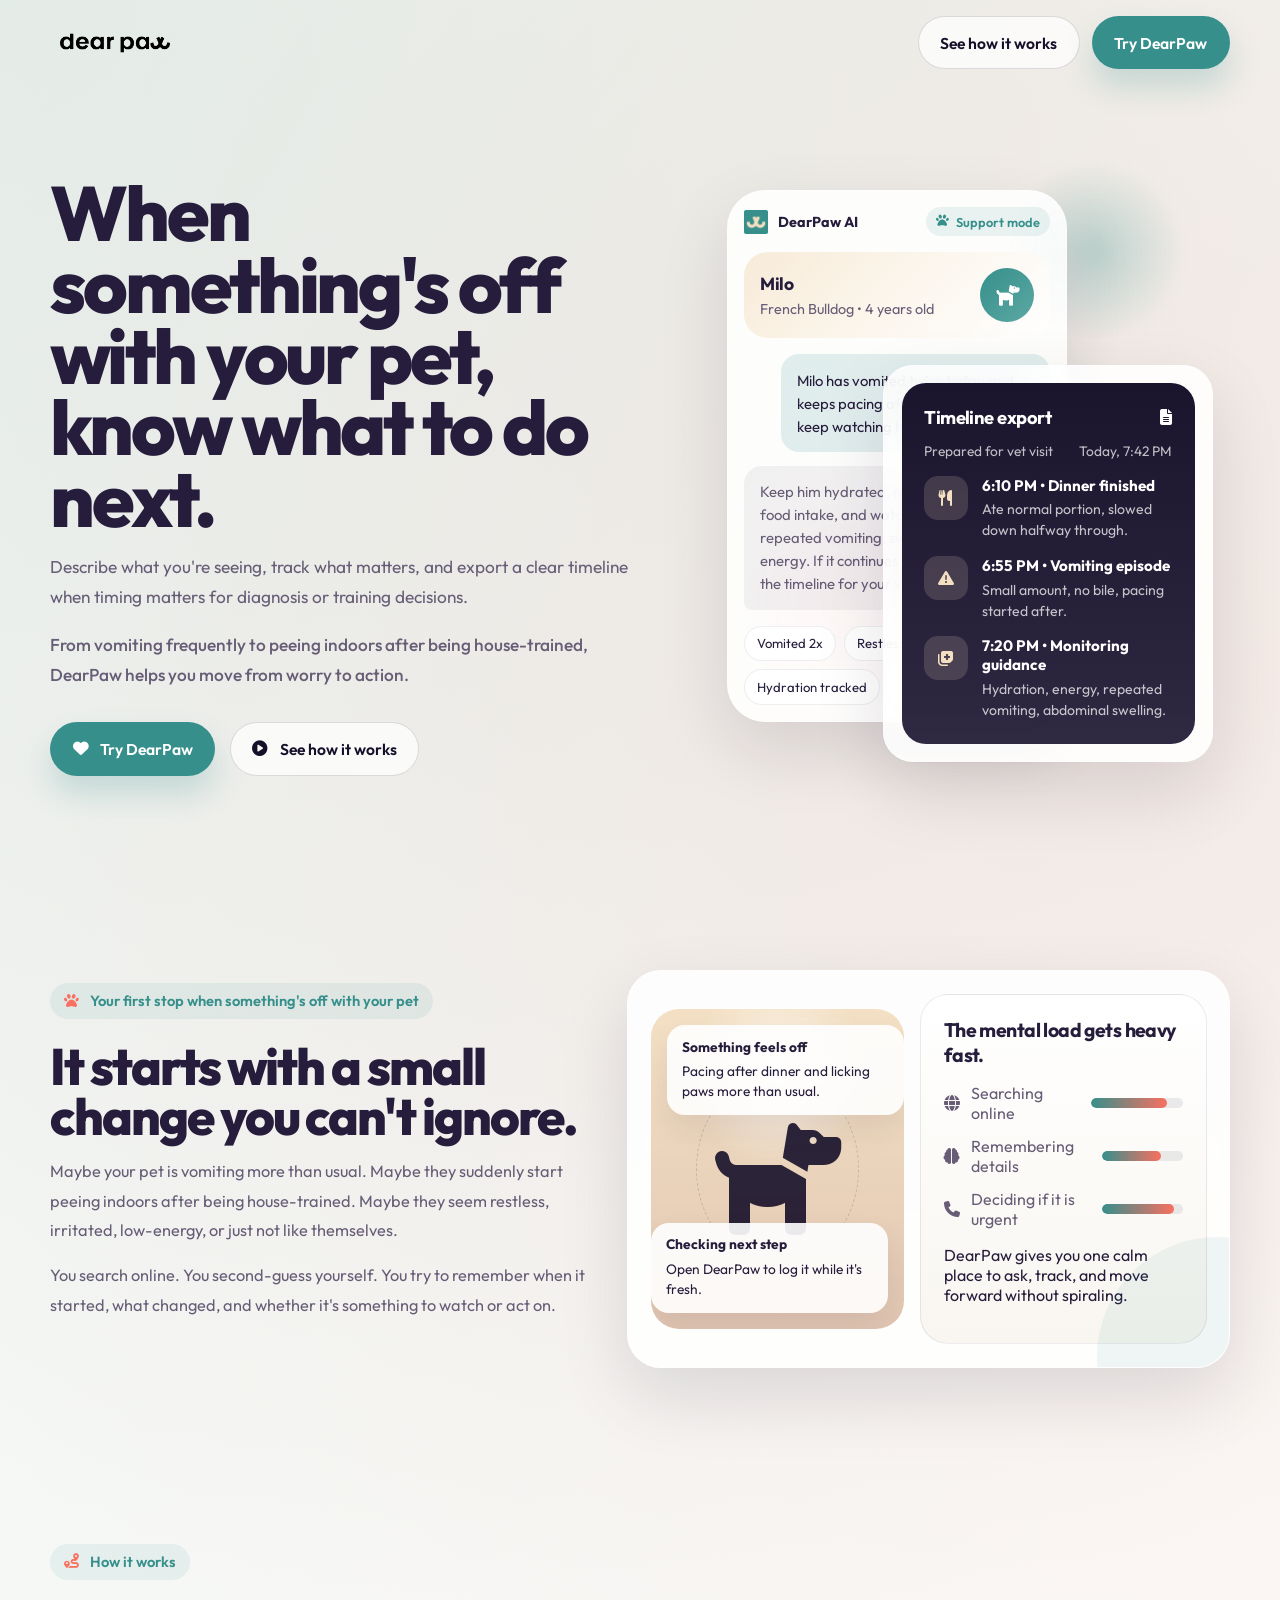
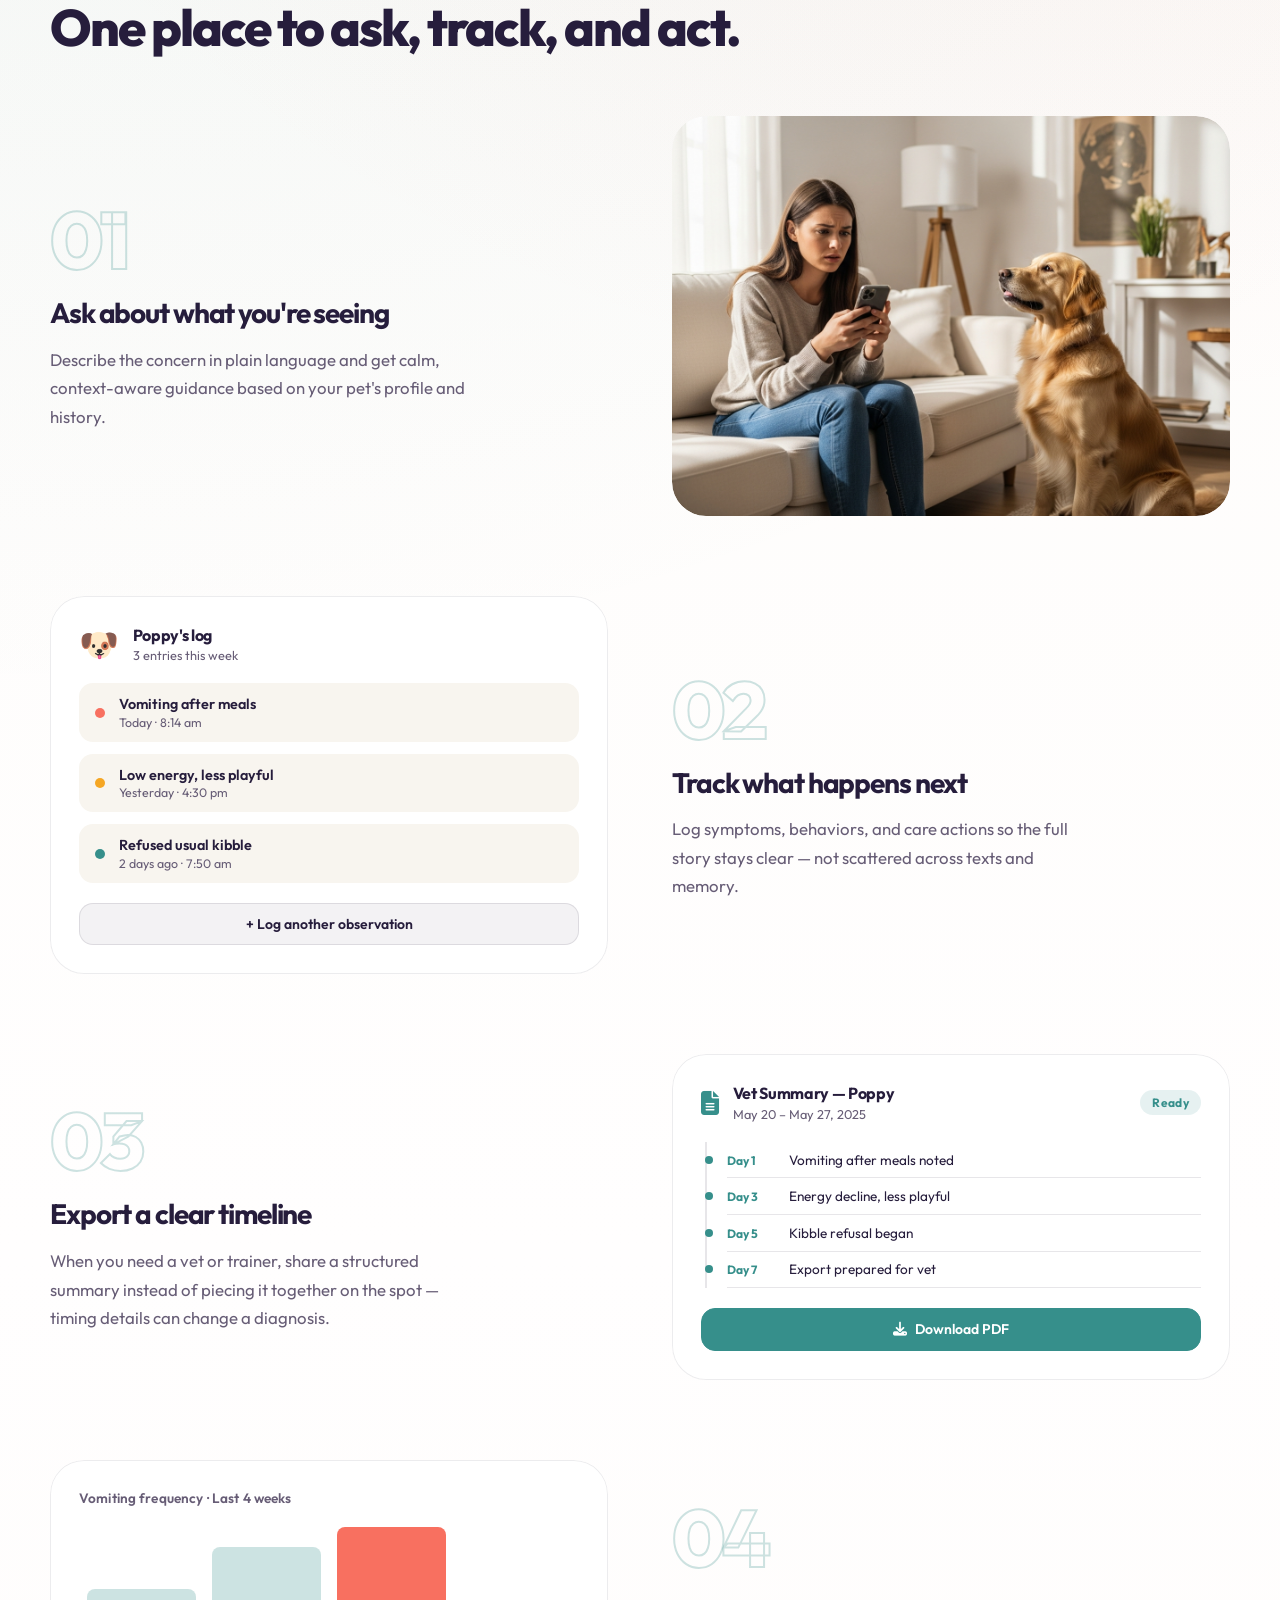
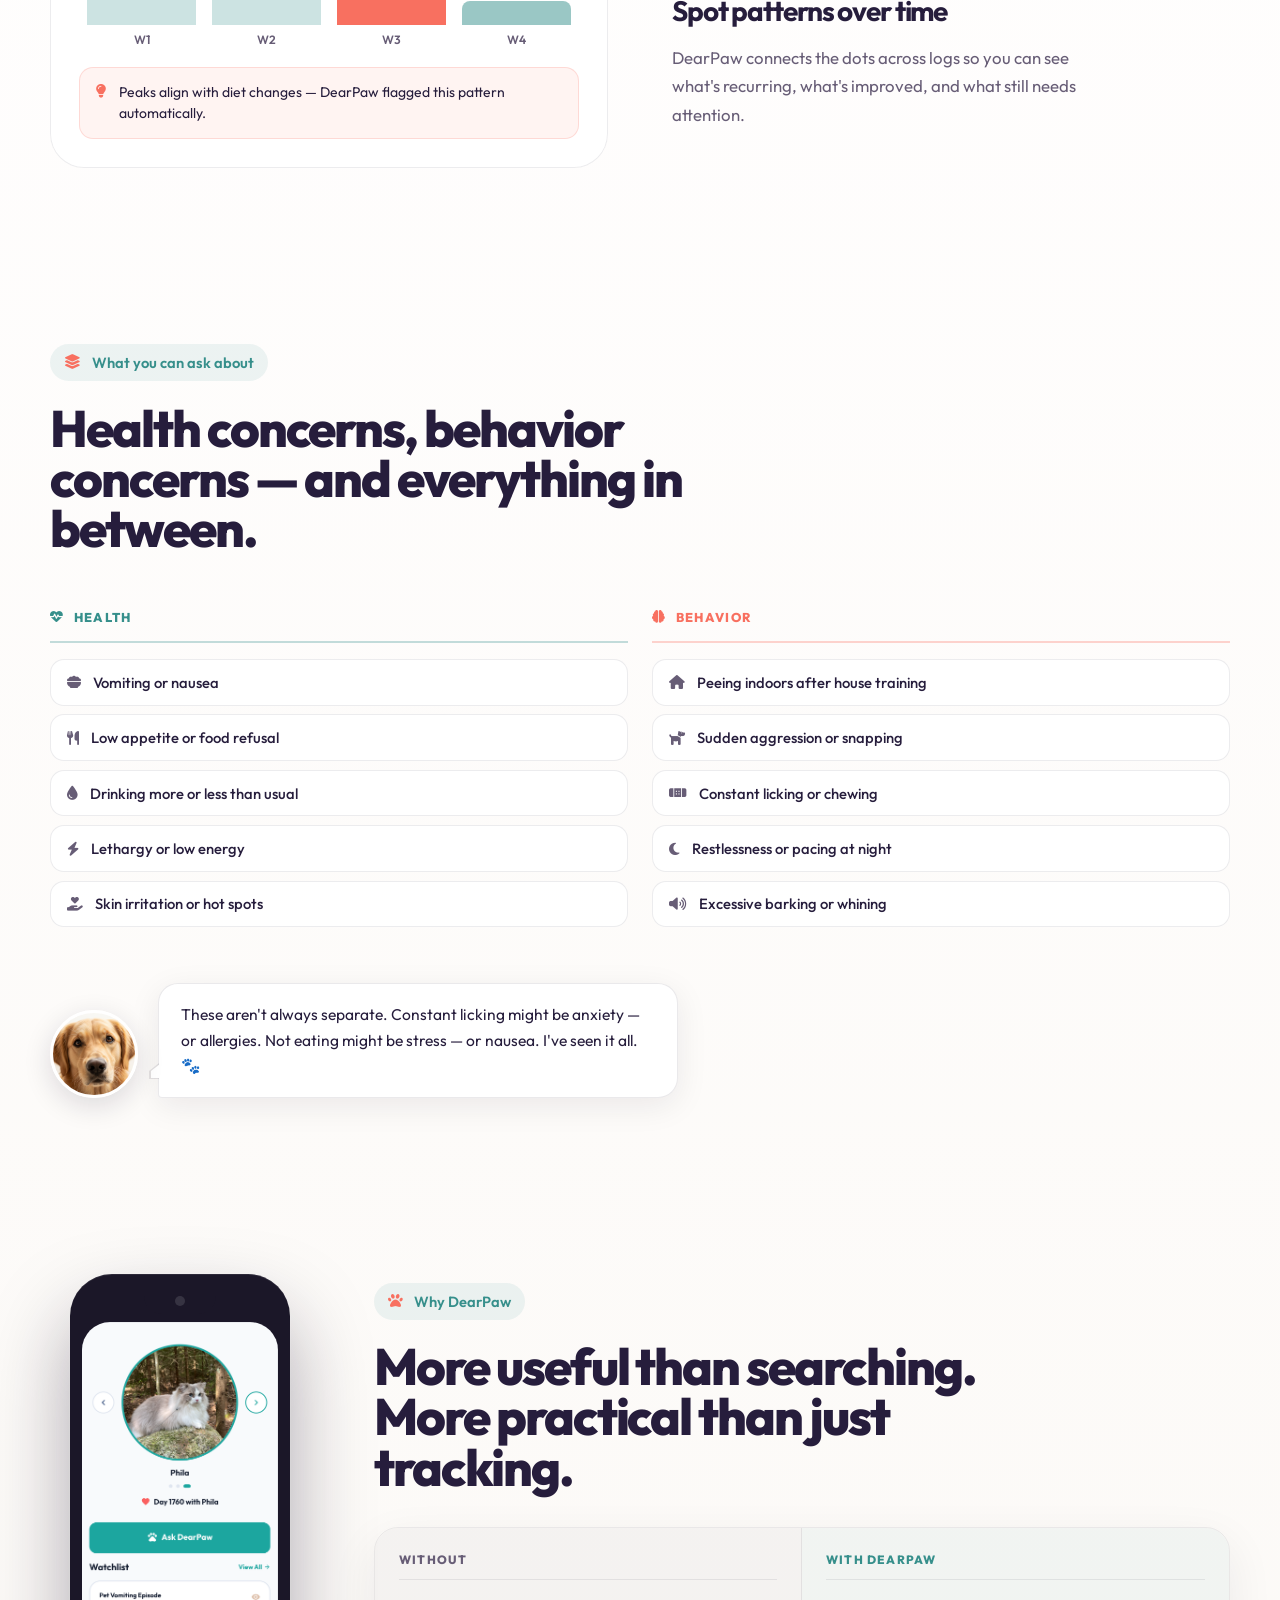
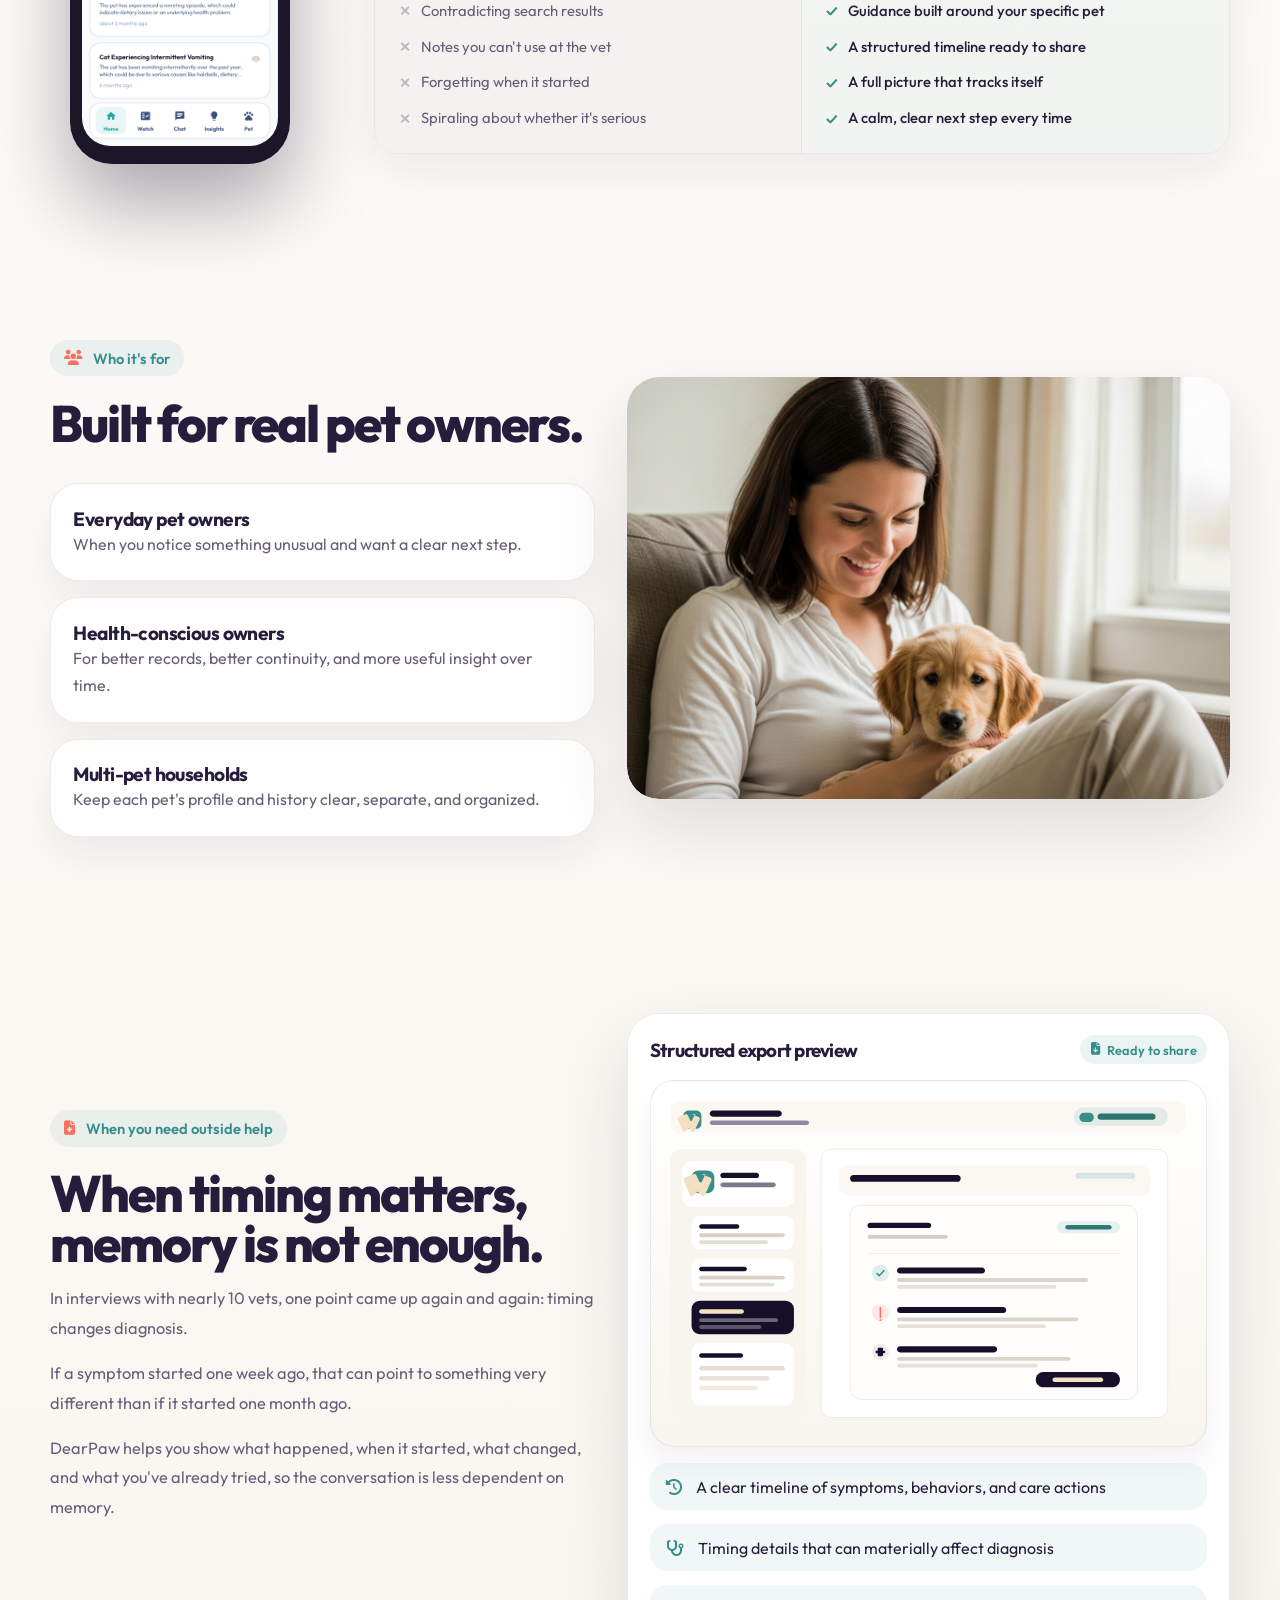
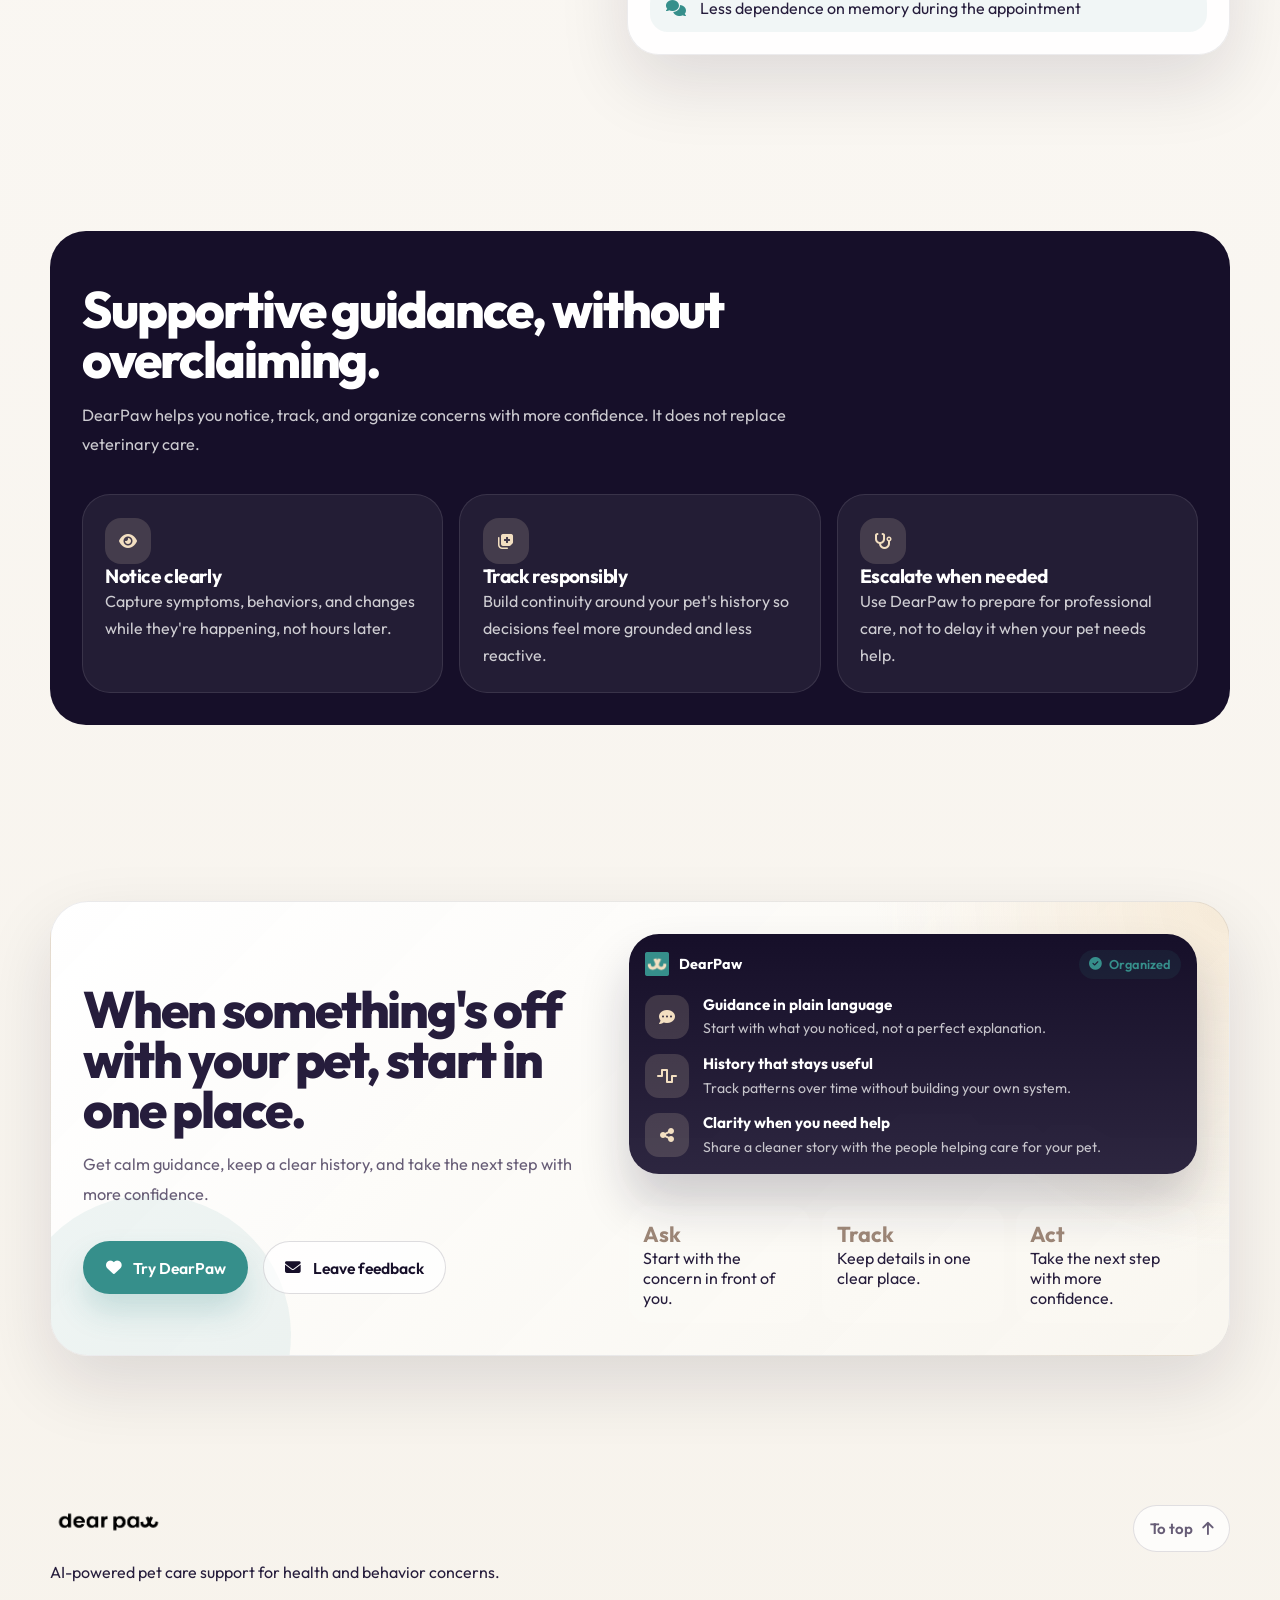
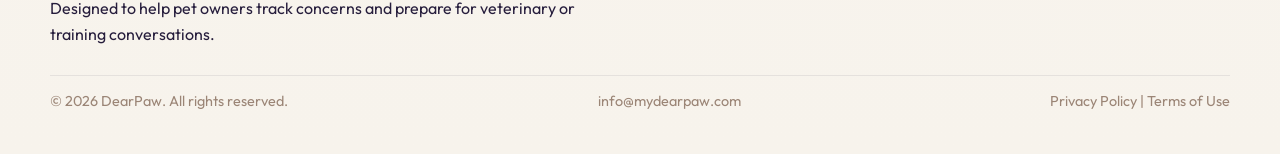
<file: index.html>
<!DOCTYPE html>
<html lang="en">
  <head>
    <meta charset="UTF-8" />
    <meta name="viewport" content="width=device-width, initial-scale=1.0" />
    <title>DearPaw | When something's off with your pet, know what to do next.</title>
    <meta
      name="description"
      content="Describe what you're seeing, track what matters, and export a clear timeline when timing matters for diagnosis or training decisions."
    />
    <link rel="icon" type="image/png" href="assets/images/dearpaw-favicon.png" />
    <link rel="preconnect" href="https://fonts.googleapis.com" />
    <link rel="preconnect" href="https://fonts.gstatic.com" crossorigin />
    <link
      href="https://fonts.googleapis.com/css2?family=Outfit:wght@300;400;500;600;700;800&amp;display=swap"
      rel="stylesheet"
    />
    <link
      rel="stylesheet"
      href="https://cdnjs.cloudflare.com/ajax/libs/font-awesome/6.5.2/css/all.min.css"
      crossorigin="anonymous"
      referrerpolicy="no-referrer"
    />
    <link rel="stylesheet" href="assets/css/style.css" />
  </head>
  <body>
    <header class="site-header">
      <div class="container nav-shell">
        <a class="brand" href="#hero" aria-label="DearPaw home">
          <img src="assets/images/dearpaw-logo-horizontal.png" alt="DearPaw" />
        </a>
        <div class="nav-actions">
          <a class="button button-secondary" href="#how-it-works">See how it works</a>
          <a class="button button-primary" href="#try-form" data-open-form="try-dearpaw">Try DearPaw</a>
        </div>
        <details class="mobile-menu">
          <summary class="mobile-menu-toggle" aria-label="Open navigation menu">
            <span class="hamburger">
              <span></span>
              <span></span>
              <span></span>
            </span>
          </summary>
          <div class="mobile-menu-panel">
            <div class="mobile-menu-actions">
              <a class="button button-secondary" href="#how-it-works">See how it works</a>
              <a class="button button-primary" href="#try-form" data-open-form="try-dearpaw">Try DearPaw</a>
            </div>
          </div>
        </details>
      </div>
    </header>

    <main>
      <section class="hero" id="hero">
        <div class="container hero-grid">
          <div class="hero-copy">
            <h1 class="reveal delay-1">When something's off with your pet, know what to do next.</h1>
            <p class="reveal delay-3">
              Describe what you're seeing, track what matters, and export a clear timeline when timing matters for diagnosis or training decisions.
            </p>
            <p class="support-line reveal delay-4">
              From vomiting frequently to peeing indoors after being house-trained, DearPaw helps you move from worry to action.
            </p>
            <div class="hero-actions reveal delay-4">
              <a class="button button-primary" href="#try-form" data-open-form="try-dearpaw">
                <i class="fa-solid fa-heart"></i>
                Try DearPaw
              </a>
              <a class="button button-secondary" href="#how-it-works">
                <i class="fa-solid fa-circle-play"></i>
                See how it works
              </a>
            </div>
          </div>

          <div class="hero-visual reveal delay-2" aria-hidden="true">
            <div class="orb orb-teal"></div>
            <div class="orb orb-coral"></div>
            <div class="mock-stack">
              <article class="device phone">
                <div class="device-top">
                  <div class="mini-brand">
                    <img src="assets/images/dearpaw-favicon.png" alt="" />
                    DearPaw AI
                  </div>
                  <span class="status-chip"><i class="fa-solid fa-paw"></i> Support mode</span>
                </div>
                <div class="pet-profile">
                  <div>
                    <h3>Milo</h3>
                    <p>French Bulldog • 4 years old</p>
                  </div>
                  <div class="avatar-ring">
                    <i class="fa-solid fa-dog"></i>
                  </div>
                </div>
                <div class="chat-thread">
                  <div class="bubble owner">
                    Milo has vomited twice today and keeps pacing after dinner. Should I keep watching him or get help now?
                  </div>
                  <div class="bubble ai">
                    Keep him hydrated, note timing and food intake, and watch for repeated vomiting, swelling, or low energy. If it continues tonight, export the timeline for your vet.
                  </div>
                </div>
                <div class="signal-bar">
                  <span class="signal">Vomited 2x</span>
                  <span class="signal">Restless after dinner</span>
                  <span class="signal">Hydration tracked</span>
                </div>
              </article>

              <article class="device tablet">
                <div class="report-card">
                  <div class="report-row">
                    <h3>Timeline export</h3>
                    <i class="fa-solid fa-file-lines"></i>
                  </div>
                  <div class="report-meta">
                    <span>Prepared for vet visit</span>
                    <span>Today, 7:42 PM</span>
                  </div>
                  <div class="timeline">
                    <div class="timeline-item">
                      <div class="timeline-dot"><i class="fa-solid fa-utensils"></i></div>
                      <div class="timeline-copy">
                        <h4>6:10 PM • Dinner finished</h4>
                        <p>Ate normal portion, slowed down halfway through.</p>
                      </div>
                    </div>
                    <div class="timeline-item">
                      <div class="timeline-dot"><i class="fa-solid fa-triangle-exclamation"></i></div>
                      <div class="timeline-copy">
                        <h4>6:55 PM • Vomiting episode</h4>
                        <p>Small amount, no bile, pacing started after.</p>
                      </div>
                    </div>
                    <div class="timeline-item">
                      <div class="timeline-dot"><i class="fa-solid fa-notes-medical"></i></div>
                      <div class="timeline-copy">
                        <h4>7:20 PM • Monitoring guidance</h4>
                        <p>Hydration, energy, repeated vomiting, abdominal swelling.</p>
                      </div>
                    </div>
                  </div>
                </div>
              </article>
            </div>
          </div>
        </div>
      </section>

      <section id="problem">
        <div class="container problem-grid">
          <div class="section-heading">
            <span class="eyebrow reveal">
              <i class="fa-solid fa-paw"></i>
              Your first stop when something's off with your pet
            </span>
            <h2>It starts with a small change you can't ignore.</h2>
            <p>
              Maybe your pet is vomiting more than usual. Maybe they suddenly start peeing indoors after being house-trained. Maybe they seem restless, irritated, low-energy, or just not like themselves.
            </p>
            <p>
              You search online. You second-guess yourself. You try to remember when it started, what changed, and whether it's something to watch or act on.
            </p>
          </div>

          <div class="scene-card">
            <div class="scene-grid">
              <div class="pet-portrait">
                <div class="halo"></div>
                <i class="fa-solid fa-dog"></i>
                <div class="floating-note note-top">
                  <strong>Something feels off</strong>
                  Pacing after dinner and licking paws more than usual.
                </div>
                <div class="floating-note note-bottom">
                  <strong>Checking next step</strong>
                  Open DearPaw to log it while it's fresh.
                </div>
              </div>
              <div class="owner-panel">
                <h3>The mental load gets heavy fast.</h3>
                <div class="owner-stress">
                  <div class="stress-row">
                    <span class="stress-label"><i class="fa-solid fa-globe"></i> Searching online</span>
                    <div class="stress-meter"><div class="stress-fill" style="width: 82%"></div></div>
                  </div>
                  <div class="stress-row">
                    <span class="stress-label"><i class="fa-solid fa-brain"></i> Remembering details</span>
                    <div class="stress-meter"><div class="stress-fill" style="width: 73%"></div></div>
                  </div>
                  <div class="stress-row">
                    <span class="stress-label"><i class="fa-solid fa-phone"></i> Deciding if it is urgent</span>
                    <div class="stress-meter"><div class="stress-fill" style="width: 88%"></div></div>
                  </div>
                </div>
                <p style="margin-top: 1rem;">
                  DearPaw gives you one calm place to ask, track, and move forward without spiraling.
                </p>
              </div>
            </div>
          </div>
        </div>
      </section>

      <section id="how-it-works">
        <div class="container">
          <div class="section-heading">
            <span class="eyebrow">
              <i class="fa-solid fa-route"></i>
              How it works
            </span>
            <h2>One place to ask, track, and act.</h2>
          </div>

          <div class="hiw-steps">

            <!-- Step 01 -->
            <div class="hiw-row">
              <div class="hiw-text">
                <span class="hiw-num">01</span>
                <h3>Ask about what you're seeing</h3>
                <p>Describe the concern in plain language and get calm, context-aware guidance based on your pet's profile and history.</p>
              </div>
              <div class="hiw-visual">
                <img src="assets/images/hiw-ask.webp" alt="Pet owner on sofa looking at phone with golden retriever beside her" class="hiw-photo" />
              </div>
            </div>

            <!-- Step 02 -->
            <div class="hiw-row hiw-row--flip">
              <div class="hiw-text">
                <span class="hiw-num">02</span>
                <h3>Track what happens next</h3>
                <p>Log symptoms, behaviors, and care actions so the full story stays clear — not scattered across texts and memory.</p>
              </div>
              <div class="hiw-visual">
                <div class="hiw-mockup hiw-mockup--log">
                  <div class="mock-header">
                    <span class="mock-avatar">🐶</span>
                    <div>
                      <div class="mock-title">Poppy's log</div>
                      <div class="mock-sub">3 entries this week</div>
                    </div>
                  </div>
                  <ul class="mock-entries">
                    <li class="mock-entry">
                      <span class="mock-dot mock-dot--coral"></span>
                      <div>
                        <div class="mock-label">Vomiting after meals</div>
                        <div class="mock-time">Today · 8:14 am</div>
                      </div>
                    </li>
                    <li class="mock-entry">
                      <span class="mock-dot mock-dot--amber"></span>
                      <div>
                        <div class="mock-label">Low energy, less playful</div>
                        <div class="mock-time">Yesterday · 4:30 pm</div>
                      </div>
                    </li>
                    <li class="mock-entry">
                      <span class="mock-dot mock-dot--teal"></span>
                      <div>
                        <div class="mock-label">Refused usual kibble</div>
                        <div class="mock-time">2 days ago · 7:50 am</div>
                      </div>
                    </li>
                  </ul>
                  <button class="mock-btn">+ Log another observation</button>
                </div>
              </div>
            </div>

            <!-- Step 03 -->
            <div class="hiw-row">
              <div class="hiw-text">
                <span class="hiw-num">03</span>
                <h3>Export a clear timeline</h3>
                <p>When you need a vet or trainer, share a structured summary instead of piecing it together on the spot — timing details can change a diagnosis.</p>
              </div>
              <div class="hiw-visual">
                <div class="hiw-mockup hiw-mockup--export">
                  <div class="mock-doc-header">
                    <i class="fa-solid fa-file-lines mock-doc-icon"></i>
                    <div>
                      <div class="mock-title">Vet Summary — Poppy</div>
                      <div class="mock-sub">May 20 – May 27, 2025</div>
                    </div>
                    <span class="mock-badge">Ready</span>
                  </div>
                  <div class="mock-timeline">
                    <div class="mock-tl-row"><span class="mock-tl-day">Day 1</span><span class="mock-tl-event">Vomiting after meals noted</span></div>
                    <div class="mock-tl-row"><span class="mock-tl-day">Day 3</span><span class="mock-tl-event">Energy decline, less playful</span></div>
                    <div class="mock-tl-row"><span class="mock-tl-day">Day 5</span><span class="mock-tl-event">Kibble refusal began</span></div>
                    <div class="mock-tl-row"><span class="mock-tl-day">Day 7</span><span class="mock-tl-event">Export prepared for vet</span></div>
                  </div>
                  <button class="mock-btn mock-btn--teal"><i class="fa-solid fa-download"></i> Download PDF</button>
                </div>
              </div>
            </div>

            <!-- Step 04 -->
            <div class="hiw-row hiw-row--flip">
              <div class="hiw-text">
                <span class="hiw-num">04</span>
                <h3>Spot patterns over time</h3>
                <p>DearPaw connects the dots across logs so you can see what's recurring, what's improved, and what still needs attention.</p>
              </div>
              <div class="hiw-visual">
                <div class="hiw-mockup hiw-mockup--insight">
                  <div class="mock-insight-label">Vomiting frequency · Last 4 weeks</div>
                  <div class="mock-chart">
                    <div class="mock-bar-group">
                      <div class="mock-bar" style="height:30%"></div><span class="mock-bar-label">W1</span>
                    </div>
                    <div class="mock-bar-group">
                      <div class="mock-bar" style="height:65%"></div><span class="mock-bar-label">W2</span>
                    </div>
                    <div class="mock-bar-group">
                      <div class="mock-bar mock-bar--peak" style="height:100%"></div><span class="mock-bar-label">W3</span>
                    </div>
                    <div class="mock-bar-group">
                      <div class="mock-bar mock-bar--low" style="height:20%"></div><span class="mock-bar-label">W4</span>
                    </div>
                  </div>
                  <div class="mock-insight-note">
                    <i class="fa-solid fa-lightbulb"></i>
                    Peaks align with diet changes — DearPaw flagged this pattern automatically.
                  </div>
                </div>
              </div>
            </div>

          </div>
        </div>
      </section>

      <section id="breadth">
        <div class="container">
          <div class="section-heading">
            <span class="eyebrow">
              <i class="fa-solid fa-layer-group"></i>
              What you can ask about
            </span>
            <h2>Health concerns, behavior concerns — and everything in between.</h2>
          </div>

          <div class="breadth-split">

            <div class="breadth-col">
              <div class="breadth-col-header breadth-col-header--health">
                <i class="fa-solid fa-heart-pulse"></i>
                Health
              </div>
              <ul class="concern-chips">
                <li class="concern-chip"><i class="fa-solid fa-bowl-food"></i> Vomiting or nausea</li>
                <li class="concern-chip"><i class="fa-solid fa-utensils"></i> Low appetite or food refusal</li>
                <li class="concern-chip"><i class="fa-solid fa-droplet"></i> Drinking more or less than usual</li>
                <li class="concern-chip"><i class="fa-solid fa-bolt"></i> Lethargy or low energy</li>
                <li class="concern-chip"><i class="fa-solid fa-hand-holding-heart"></i> Skin irritation or hot spots</li>
              </ul>
            </div>

            <div class="breadth-col">
              <div class="breadth-col-header breadth-col-header--behavior">
                <i class="fa-solid fa-brain"></i>
                Behavior
              </div>
              <ul class="concern-chips">
                <li class="concern-chip"><i class="fa-solid fa-house"></i> Peeing indoors after house training</li>
                <li class="concern-chip"><i class="fa-solid fa-dog"></i> Sudden aggression or snapping</li>
                <li class="concern-chip"><i class="fa-solid fa-bandage"></i> Constant licking or chewing</li>
                <li class="concern-chip"><i class="fa-solid fa-moon"></i> Restlessness or pacing at night</li>
                <li class="concern-chip"><i class="fa-solid fa-volume-high"></i> Excessive barking or whining</li>
              </ul>
            </div>

          </div>

          <div class="breadth-guide">
            <div class="breadth-guide-avatar">
              <img src="assets/images/breadth-pup.webp" alt="Friendly dog mascot" />
            </div>
            <div class="breadth-guide-bubble">
              <p>These aren't always separate. Constant licking might be anxiety — or allergies. Not eating might be stress — or nausea. I've seen it all. 🐾</p>
            </div>
          </div>
        </div>
      </section>

      <section id="why-dearpaw">
        <div class="container">

          <div class="why-layout">

            <!-- App preview — phone frame -->
            <div class="why-phone" aria-hidden="true">
              <div class="why-phone-shell">
                <div class="why-phone-notch"></div>
                <div class="why-phone-screen">
                  <img src="assets/images/v2-home.png" alt="" />
                </div>
              </div>
            </div>

            <!-- Content -->
            <div class="why-content">
              <div class="section-heading">
                <span class="eyebrow">
                  <i class="fa-solid fa-paw"></i>
                  Why DearPaw
                </span>
                <h2>More useful than searching. More practical than just tracking.</h2>
              </div>

              <div class="diff-table">
                <div class="diff-col diff-col--before">
                  <div class="diff-col-label">Without</div>
                  <ul class="diff-list">
                    <li>Contradicting search results</li>
                    <li>Notes you can't use at the vet</li>
                    <li>Forgetting when it started</li>
                    <li>Spiraling about whether it's serious</li>
                  </ul>
                </div>
                <div class="diff-col diff-col--after">
                  <div class="diff-col-label">With DearPaw</div>
                  <ul class="diff-list">
                    <li>Guidance built around your specific pet</li>
                    <li>A structured timeline ready to share</li>
                    <li>A full picture that tracks itself</li>
                    <li>A calm, clear next step every time</li>
                  </ul>
                </div>
              </div>
            </div>

          </div>
        </div>
      </section>

      <section id="audience">
        <div class="container audience-grid">
          <div>
            <div class="section-heading">
              <span class="eyebrow">
                <i class="fa-solid fa-users"></i>
                Who it's for
              </span>
              <h2>Built for real pet owners.</h2>
            </div>

            <div class="audience-list">
              <article class="audience-card">
                <h3>Everyday pet owners</h3>
                <p>When you notice something unusual and want a clear next step.</p>
              </article>
              <article class="audience-card">
                <h3>Health-conscious owners</h3>
                <p>For better records, better continuity, and more useful insight over time.</p>
              </article>
              <article class="audience-card">
                <h3>Multi-pet households</h3>
                <p>Keep each pet's profile and history clear, separate, and organized.</p>
              </article>
            </div>
          </div>

          <div class="audience-visual">
            <img
              src="assets/images/audience-pet-owner.webp"
              alt="A pet owner sitting on a sofa with her golden retriever puppy"
              class="audience-photo"
            />
          </div>
        </div>
      </section>

      <section id="export">
        <div class="container export-grid">
          <div class="section-heading">
            <span class="eyebrow">
              <i class="fa-solid fa-file-medical"></i>
              When you need outside help
            </span>
            <h2>When timing matters, memory is not enough.</h2>
            <p>
              In interviews with nearly 10 vets, one point came up again and again: timing changes diagnosis.
            </p>
            <p>
              If a symptom started one week ago, that can point to something very different than if it started one month ago.
            </p>
            <p>
              DearPaw helps you show what happened, when it started, what changed, and what you've already tried, so the conversation is less dependent on memory.
            </p>
          </div>

          <div class="export-panel" aria-hidden="true">
            <div class="export-top">
              <h3>Structured export preview</h3>
              <span class="status-chip"><i class="fa-solid fa-file-arrow-down"></i> Ready to share</span>
            </div>
            <div class="export-preview-frame">
              <img
                src="assets/images/structured-export-preview.svg"
                alt="DearPaw structured export preview showing a clean appointment-ready timeline summary."
              />
            </div>
            <div class="appointment-track">
              <div class="appointment-step">
                <i class="fa-solid fa-clock-rotate-left"></i>
                A clear timeline of symptoms, behaviors, and care actions
              </div>
              <div class="appointment-step">
                <i class="fa-solid fa-stethoscope"></i>
                Timing details that can materially affect diagnosis
              </div>
              <div class="appointment-step">
                <i class="fa-solid fa-comments"></i>
                Less dependence on memory during the appointment
              </div>
            </div>
          </div>
        </div>
      </section>

      <section id="trust">
        <div class="container">
          <div class="trust-shell">
            <div class="section-heading">
              <h2>Supportive guidance, without overclaiming.</h2>
              <p>
                DearPaw helps you notice, track, and organize concerns with more confidence. It does not replace veterinary care.
              </p>
            </div>

            <div class="trust-grid">
              <article class="trust-card">
                <span class="icon-badge"><i class="fa-solid fa-eye"></i></span>
                <h3>Notice clearly</h3>
                <p>Capture symptoms, behaviors, and changes while they're happening, not hours later.</p>
              </article>
              <article class="trust-card">
                <span class="icon-badge"><i class="fa-solid fa-notes-medical"></i></span>
                <h3>Track responsibly</h3>
                <p>Build continuity around your pet's history so decisions feel more grounded and less reactive.</p>
              </article>
              <article class="trust-card">
                <span class="icon-badge"><i class="fa-solid fa-stethoscope"></i></span>
                <h3>Escalate when needed</h3>
                <p>Use DearPaw to prepare for professional care, not to delay it when your pet needs help.</p>
              </article>
            </div>
          </div>
        </div>
      </section>

      <section id="cta">
        <div class="container">
          <div class="cta-panel">
            <div class="cta-grid">
              <div>
                <div class="section-heading" style="margin-top: 1rem; margin-bottom: 1.5rem;">
                  <h2>When something's off with your pet, start in one place.</h2>
                  <p>Get calm guidance, keep a clear history, and take the next step with more confidence.</p>
                </div>
                <div class="hero-actions">
                  <a class="button button-primary" href="#try-form" data-open-form="try-dearpaw">
                    <i class="fa-solid fa-heart"></i>
                    Try DearPaw
                  </a>
                  <a
                    class="button button-secondary"
                    href="https://airtable.com/appuUthsHxwwwz49f/pagr1twnHMQ4hZviS/form"
                    target="_blank"
                    rel="noreferrer"
                  >
                    <i class="fa-solid fa-envelope"></i>
                    Leave feedback
                  </a>
                </div>
              </div>

              <div class="cta-visual" aria-hidden="true">
                <div class="final-device">
                  <div class="device-top">
                    <div class="mini-brand">
                      <img src="assets/images/dearpaw-favicon.png" alt="" />
                      DearPaw
                    </div>
                    <span class="status-chip"><i class="fa-solid fa-circle-check"></i> Organized</span>
                  </div>
                  <div class="timeline">
                    <div class="timeline-item">
                      <div class="timeline-dot"><i class="fa-solid fa-comment-dots"></i></div>
                      <div class="timeline-copy">
                        <h4>Guidance in plain language</h4>
                        <p>Start with what you noticed, not a perfect explanation.</p>
                      </div>
                    </div>
                    <div class="timeline-item">
                      <div class="timeline-dot"><i class="fa-solid fa-wave-square"></i></div>
                      <div class="timeline-copy">
                        <h4>History that stays useful</h4>
                        <p>Track patterns over time without building your own system.</p>
                      </div>
                    </div>
                    <div class="timeline-item">
                      <div class="timeline-dot"><i class="fa-solid fa-share-nodes"></i></div>
                      <div class="timeline-copy">
                        <h4>Clarity when you need help</h4>
                        <p>Share a cleaner story with the people helping care for your pet.</p>
                      </div>
                    </div>
                  </div>
                </div>
                <div class="stats-band">
                  <div class="stat-tile">
                    <strong>Ask</strong>
                    Start with the concern in front of you.
                  </div>
                  <div class="stat-tile">
                    <strong>Track</strong>
                    Keep details in one clear place.
                  </div>
                  <div class="stat-tile">
                    <strong>Act</strong>
                    Take the next step with more confidence.
                  </div>
                </div>
              </div>
            </div>
          </div>
        </div>
      </section>
    </main>

    <footer>
      <div class="container footer-shell">
        <div class="footer-top">
          <div class="footer-brand-block">
            <div class="footer-brand-row">
              <div class="brand">
                <img src="assets/images/dearpaw-logo-horizontal.png" alt="DearPaw" />
              </div>
            </div>
            <div class="footer-copy">
              <p>AI-powered pet care support for health and behavior concerns.</p>
              <p>Designed to help pet owners track concerns and prepare for veterinary or training conversations.</p>
            </div>
          </div>
          <a class="footer-top-link" href="#hero">
            <span>To top</span>
            <i class="fa-solid fa-arrow-up"></i>
          </a>
        </div>
        <div class="footer-meta">
          <span>&copy; 2026 DearPaw. All rights reserved.</span>
          <a href="mailto:info@mydearpaw.com">info@mydearpaw.com</a>
          <span><a href="privacy-policy.html">Privacy Policy</a> | <a href="terms-of-use.html">Terms of Use</a></span>
        </div>
      </div>
    </footer>

    <div class="form-modal" id="try-form" hidden>
      <div class="form-modal-backdrop" data-close-form></div>
      <div class="form-modal-dialog" role="dialog" aria-modal="true" aria-label="Try DearPaw form">
        <div class="form-modal-toolbar">
          <button class="form-modal-close" type="button" aria-label="Close form" data-close-form>
            <i class="fa-solid fa-xmark"></i>
          </button>
        </div>
        <div class="form-modal-frame">
          <iframe
            class="airtable-embed"
            src="https://airtable.com/embed/appuUthsHxwwwz49f/pagMh37DUcp7wMkIh/form"
            frameborder="0"
            width="100%"
            height="533"
            style="background: transparent; border: 1px solid #ccc;"
            title="Try DearPaw form"
          ></iframe>
        </div>
      </div>
    </div>

    <script>
      // Nav: transparent at top, solid on scroll
      (() => {
        const header = document.querySelector(".site-header");
        if (!header) return;
        const update = () => header.classList.toggle("scrolled", window.scrollY > 10);
        update();
        window.addEventListener("scroll", update, { passive: true });
      })();
    </script>

    <script>
      (() => {
        const modal = document.getElementById("try-form");
        if (!modal) return;

        const openers = document.querySelectorAll("[data-open-form]");
        const closers = modal.querySelectorAll("[data-close-form]");
        const mobileMenu = document.querySelector(".mobile-menu");
        const closeButton = modal.querySelector(".form-modal-close");

        function openModal() {
          modal.hidden = false;
          document.body.classList.add("modal-open");
          closeButton?.focus();
        }

        function closeModal() {
          modal.hidden = true;
          document.body.classList.remove("modal-open");
        }

        openers.forEach((trigger) => {
          trigger.addEventListener("click", (event) => {
            event.preventDefault();
            if (mobileMenu) {
              mobileMenu.removeAttribute("open");
            }
            openModal();
          });
        });

        closers.forEach((trigger) => {
          trigger.addEventListener("click", closeModal);
        });

        document.addEventListener("keydown", (event) => {
          if (event.key === "Escape" && !modal.hidden) {
            closeModal();
          }
        });
      })();
    </script>
  </body>
  </html>
</file>
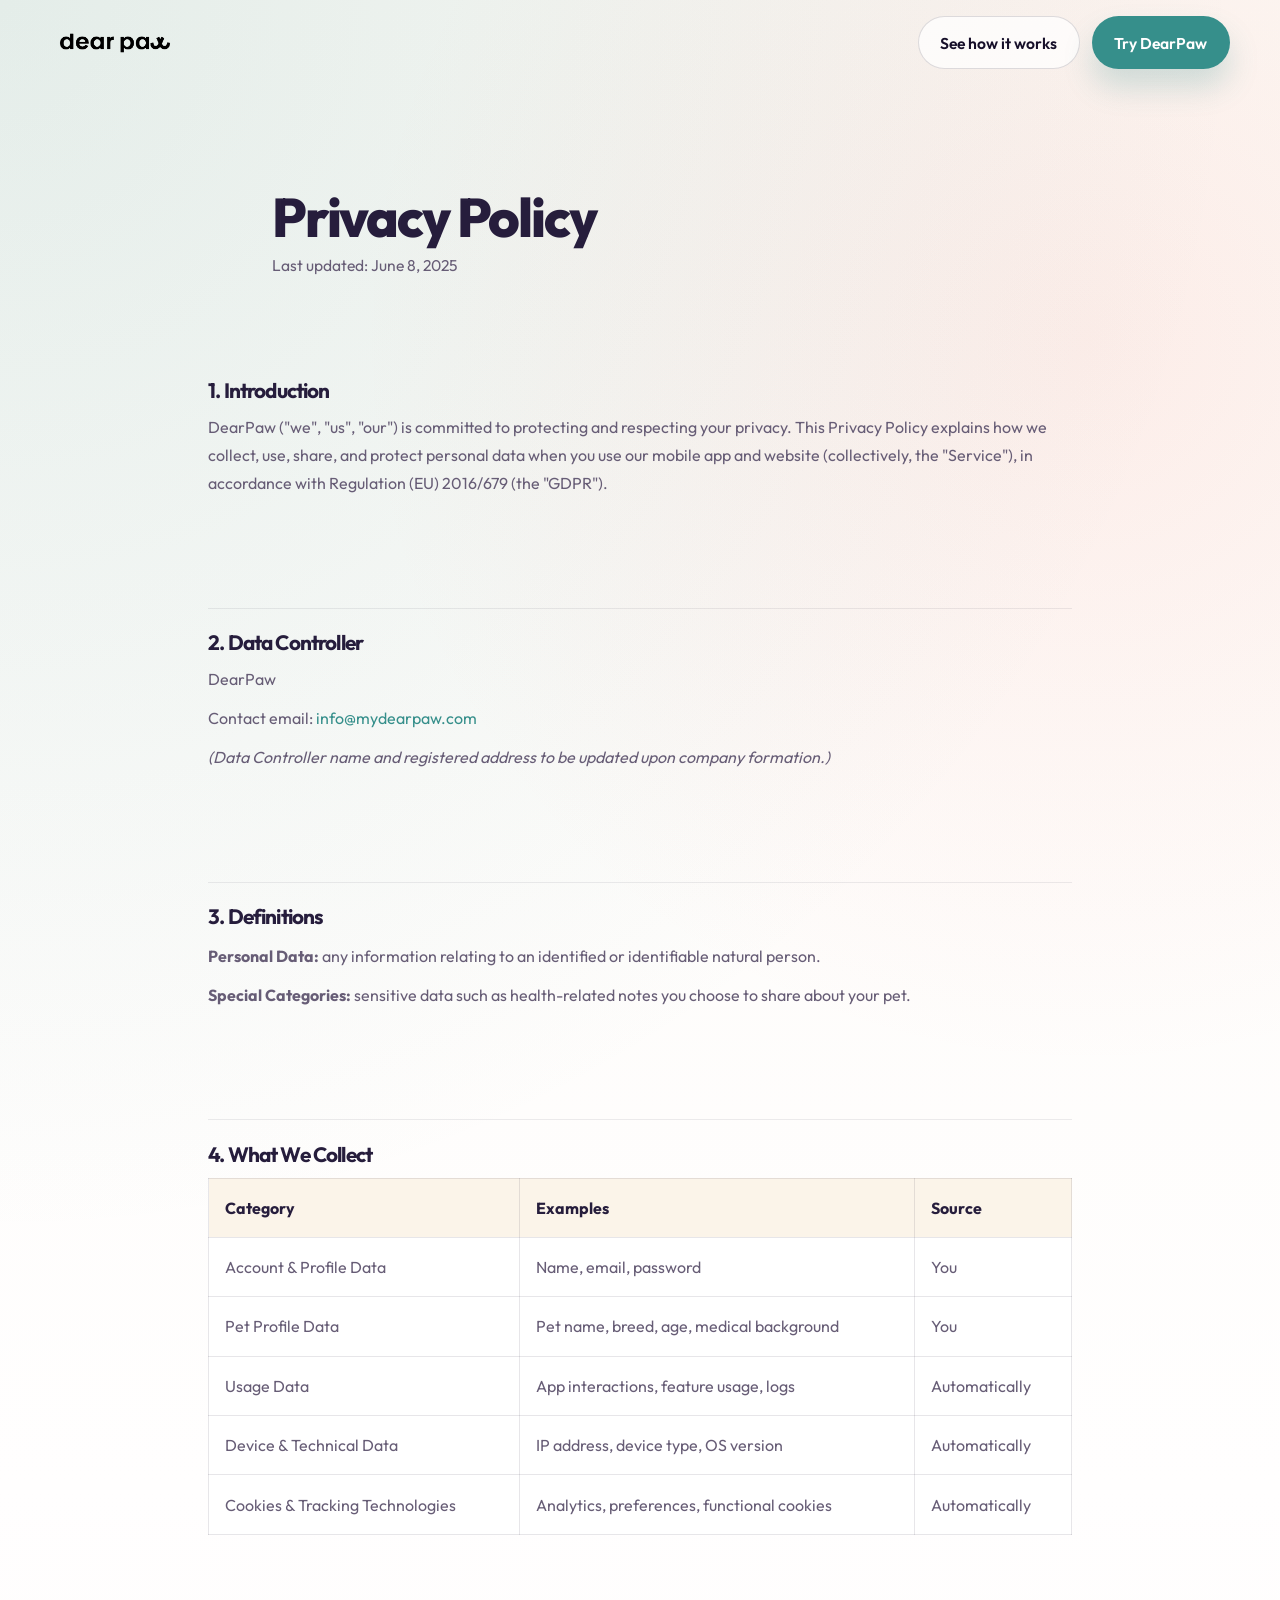
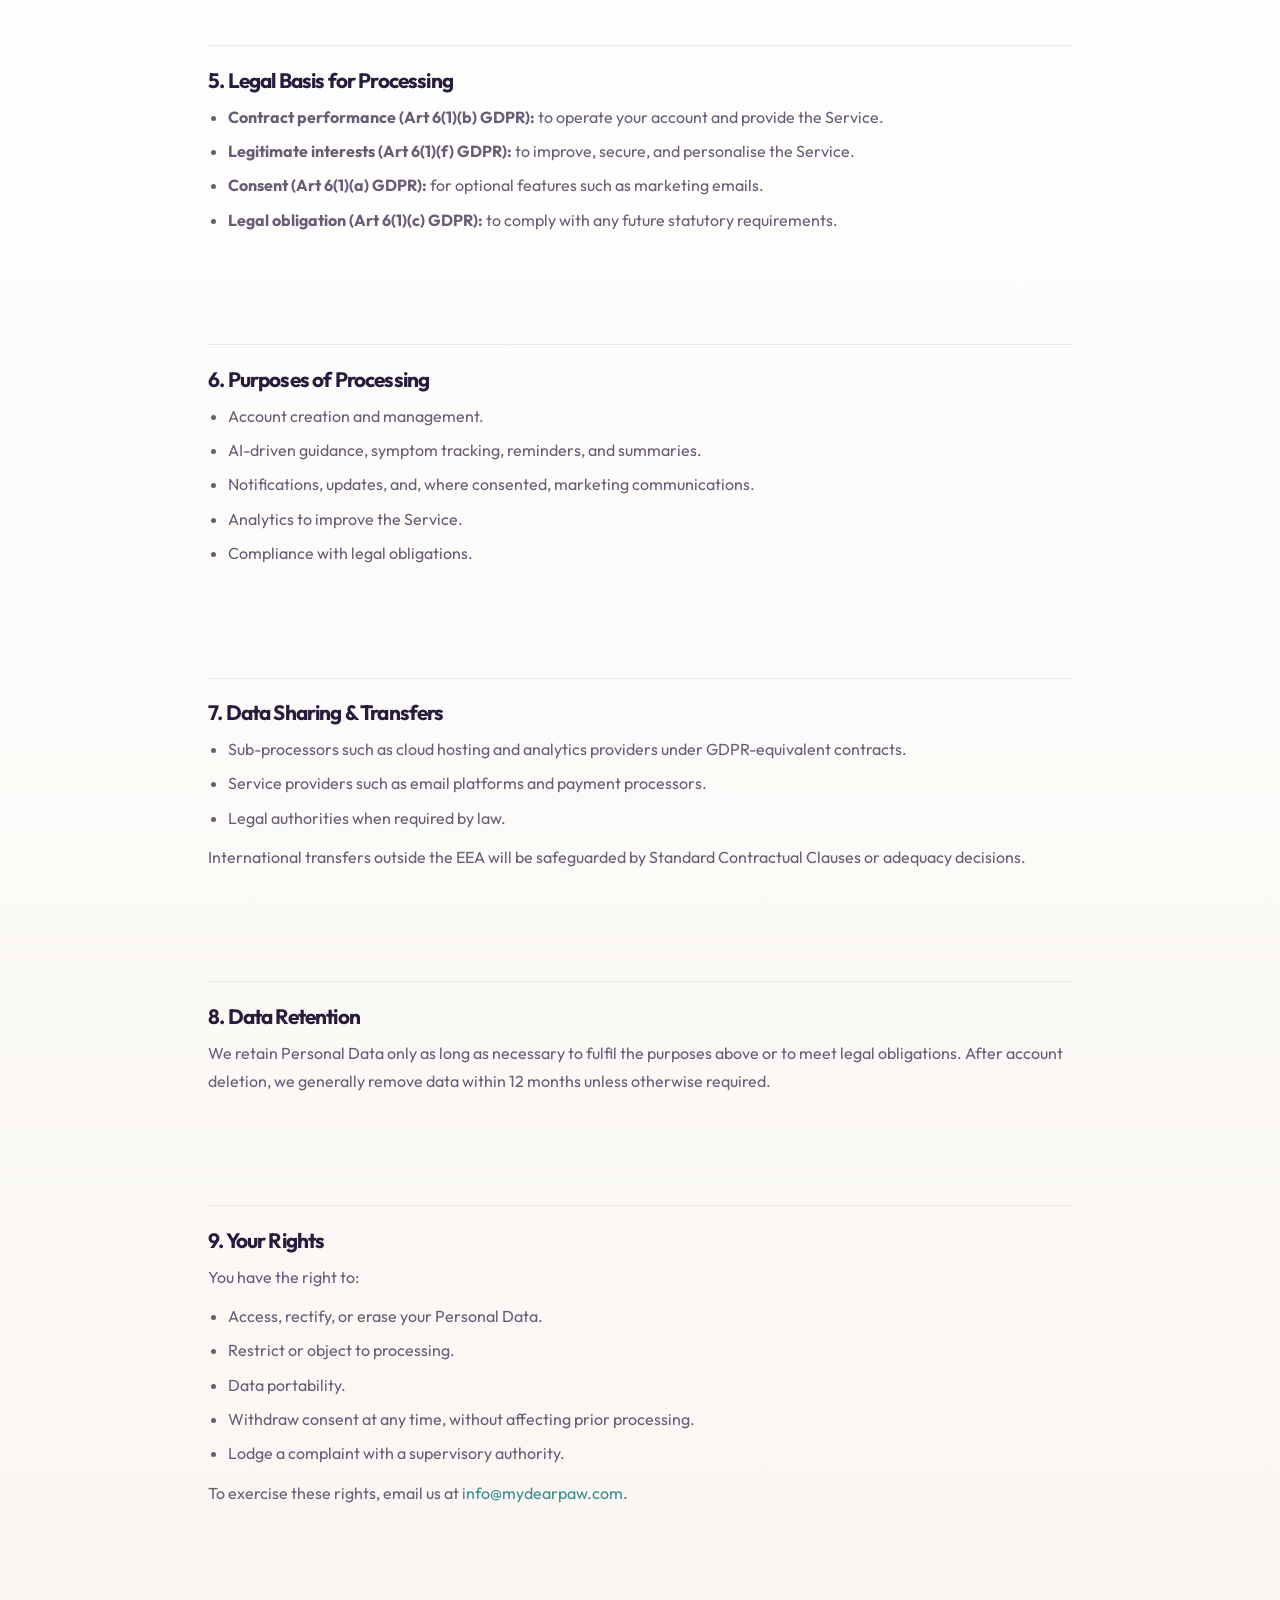
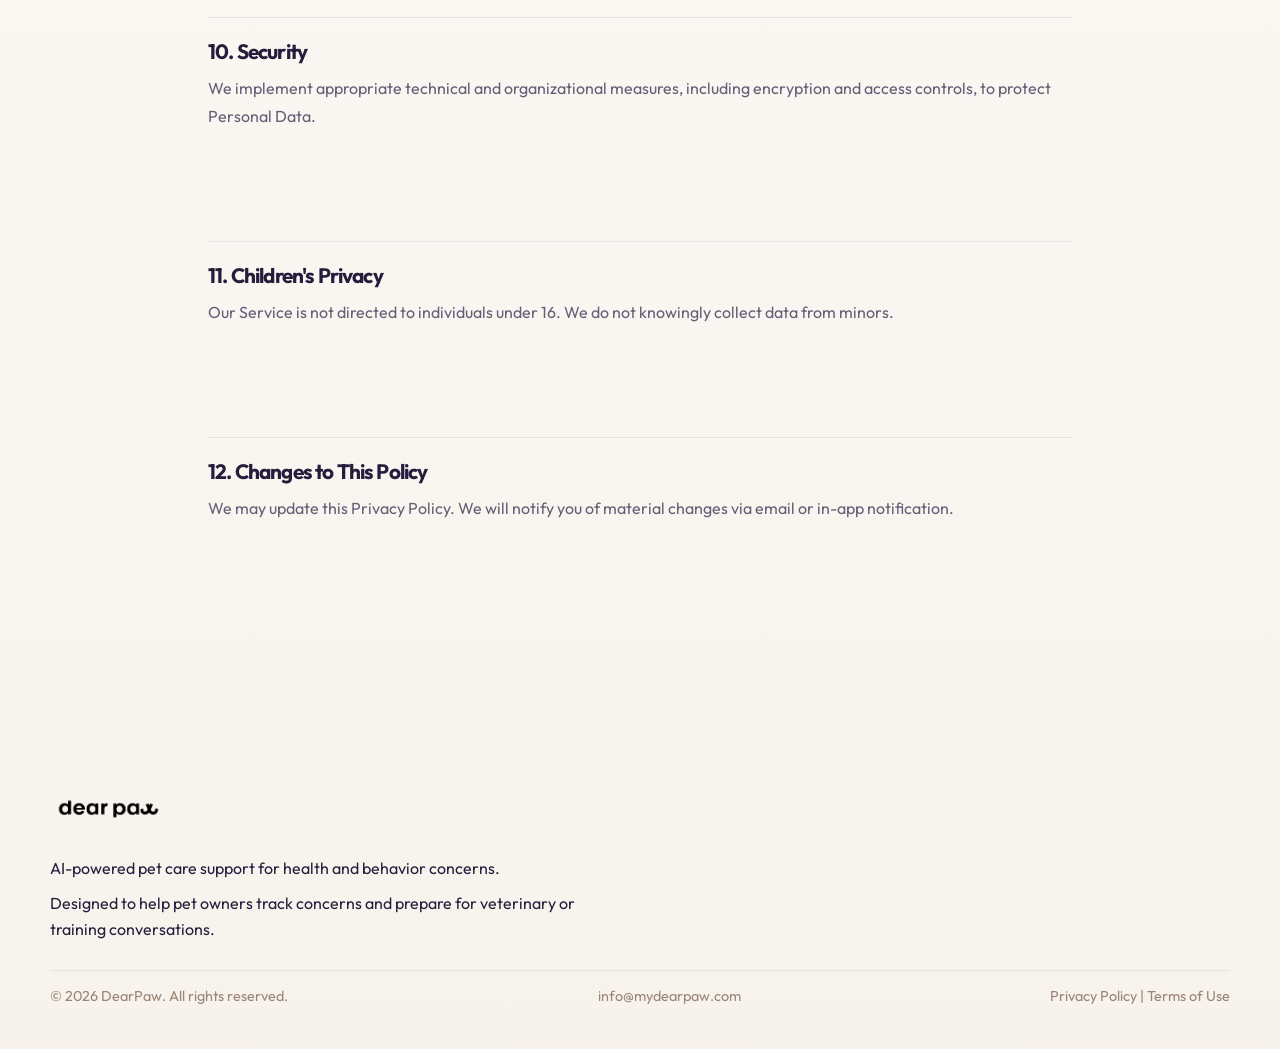
<file: privacy-policy.html>
<!DOCTYPE html>
<html lang="en">
  <head>
    <meta charset="UTF-8" />
    <meta name="viewport" content="width=device-width, initial-scale=1.0" />
    <title>DearPaw | Privacy Policy</title>
    <meta
      name="description"
      content="Read the DearPaw privacy policy, including what data we collect, why we process it, and how we protect your information."
    />
    <link rel="icon" type="image/png" href="assets/images/dearpaw-favicon.png" />
    <link rel="preconnect" href="https://fonts.googleapis.com" />
    <link rel="preconnect" href="https://fonts.gstatic.com" crossorigin />
    <link
      href="https://fonts.googleapis.com/css2?family=Outfit:wght@300;400;500;600;700;800&amp;display=swap"
      rel="stylesheet"
    />
    <link
      rel="stylesheet"
      href="https://cdnjs.cloudflare.com/ajax/libs/font-awesome/6.5.2/css/all.min.css"
      crossorigin="anonymous"
      referrerpolicy="no-referrer"
    />
    <link rel="stylesheet" href="assets/css/style.css" />
  </head>
  <body>
    <header class="site-header">
      <div class="container nav-shell">
        <a class="brand" href="index.html#hero" aria-label="DearPaw home">
          <img src="assets/images/dearpaw-logo-horizontal.png" alt="DearPaw" />
        </a>
        <div class="nav-actions">
          <a class="button button-secondary" href="index.html#how-it-works">See how it works</a>
          <a class="button button-primary" href="index.html#try-form">Try DearPaw</a>
        </div>
      </div>
    </header>

    <main class="policy-page">
      <section class="policy-hero">
        <div class="container">
          <div class="policy-intro">
            <h1>Privacy Policy</h1>
            <p>Last updated: June 8, 2025</p>
          </div>
        </div>
      </section>

      <section class="policy-content-section">
        <div class="container">
          <div class="policy-card">
            <section class="policy-section">
              <h2>1. Introduction</h2>
              <p>
                DearPaw ("we", "us", "our") is committed to protecting and respecting your privacy. This Privacy Policy explains how we collect, use, share, and protect personal data when you use our mobile app and website (collectively, the "Service"), in accordance with Regulation (EU) 2016/679 (the "GDPR").
              </p>
            </section>

            <section class="policy-section">
              <h2>2. Data Controller</h2>
              <p>DearPaw</p>
              <p>
                Contact email:
                <a href="mailto:info@mydearpaw.com">info@mydearpaw.com</a>
              </p>
              <p class="policy-note">(Data Controller name and registered address to be updated upon company formation.)</p>
            </section>

            <section class="policy-section">
              <h2>3. Definitions</h2>
              <div class="policy-stack">
                <p><strong>Personal Data:</strong> any information relating to an identified or identifiable natural person.</p>
                <p><strong>Special Categories:</strong> sensitive data such as health-related notes you choose to share about your pet.</p>
              </div>
            </section>

            <section class="policy-section">
              <h2>4. What We Collect</h2>
              <div class="policy-table-wrap">
                <table class="policy-table">
                  <thead>
                    <tr>
                      <th>Category</th>
                      <th>Examples</th>
                      <th>Source</th>
                    </tr>
                  </thead>
                  <tbody>
                    <tr>
                      <td>Account &amp; Profile Data</td>
                      <td>Name, email, password</td>
                      <td>You</td>
                    </tr>
                    <tr>
                      <td>Pet Profile Data</td>
                      <td>Pet name, breed, age, medical background</td>
                      <td>You</td>
                    </tr>
                    <tr>
                      <td>Usage Data</td>
                      <td>App interactions, feature usage, logs</td>
                      <td>Automatically</td>
                    </tr>
                    <tr>
                      <td>Device &amp; Technical Data</td>
                      <td>IP address, device type, OS version</td>
                      <td>Automatically</td>
                    </tr>
                    <tr>
                      <td>Cookies &amp; Tracking Technologies</td>
                      <td>Analytics, preferences, functional cookies</td>
                      <td>Automatically</td>
                    </tr>
                  </tbody>
                </table>
              </div>
            </section>

            <section class="policy-section">
              <h2>5. Legal Basis for Processing</h2>
              <ul class="policy-list">
                <li><strong>Contract performance (Art 6(1)(b) GDPR):</strong> to operate your account and provide the Service.</li>
                <li><strong>Legitimate interests (Art 6(1)(f) GDPR):</strong> to improve, secure, and personalise the Service.</li>
                <li><strong>Consent (Art 6(1)(a) GDPR):</strong> for optional features such as marketing emails.</li>
                <li><strong>Legal obligation (Art 6(1)(c) GDPR):</strong> to comply with any future statutory requirements.</li>
              </ul>
            </section>

            <section class="policy-section">
              <h2>6. Purposes of Processing</h2>
              <ul class="policy-list">
                <li>Account creation and management.</li>
                <li>AI-driven guidance, symptom tracking, reminders, and summaries.</li>
                <li>Notifications, updates, and, where consented, marketing communications.</li>
                <li>Analytics to improve the Service.</li>
                <li>Compliance with legal obligations.</li>
              </ul>
            </section>

            <section class="policy-section">
              <h2>7. Data Sharing &amp; Transfers</h2>
              <ul class="policy-list">
                <li>Sub-processors such as cloud hosting and analytics providers under GDPR-equivalent contracts.</li>
                <li>Service providers such as email platforms and payment processors.</li>
                <li>Legal authorities when required by law.</li>
              </ul>
              <p>
                International transfers outside the EEA will be safeguarded by Standard Contractual Clauses or adequacy decisions.
              </p>
            </section>

            <section class="policy-section">
              <h2>8. Data Retention</h2>
              <p>
                We retain Personal Data only as long as necessary to fulfil the purposes above or to meet legal obligations. After account deletion, we generally remove data within 12 months unless otherwise required.
              </p>
            </section>

            <section class="policy-section">
              <h2>9. Your Rights</h2>
              <p>You have the right to:</p>
              <ul class="policy-list">
                <li>Access, rectify, or erase your Personal Data.</li>
                <li>Restrict or object to processing.</li>
                <li>Data portability.</li>
                <li>Withdraw consent at any time, without affecting prior processing.</li>
                <li>Lodge a complaint with a supervisory authority.</li>
              </ul>
              <p>
                To exercise these rights, email us at
                <a href="mailto:info@mydearpaw.com">info@mydearpaw.com</a>.
              </p>
            </section>

            <section class="policy-section">
              <h2>10. Security</h2>
              <p>
                We implement appropriate technical and organizational measures, including encryption and access controls, to protect Personal Data.
              </p>
            </section>

            <section class="policy-section">
              <h2>11. Children's Privacy</h2>
              <p>
                Our Service is not directed to individuals under 16. We do not knowingly collect data from minors.
              </p>
            </section>

            <section class="policy-section">
              <h2>12. Changes to This Policy</h2>
              <p>
                We may update this Privacy Policy. We will notify you of material changes via email or in-app notification.
              </p>
            </section>
          </div>
        </div>
      </section>
    </main>

    <footer>
      <div class="container footer-shell">
        <div class="footer-brand-row">
          <div class="brand">
            <img src="assets/images/dearpaw-logo-horizontal.png" alt="DearPaw" />
          </div>
        </div>
        <div class="footer-copy">
          <p>AI-powered pet care support for health and behavior concerns.</p>
          <p>Designed to help pet owners track concerns and prepare for veterinary or training conversations.</p>
        </div>
        <div class="footer-meta">
          <span>&copy; 2026 DearPaw. All rights reserved.</span>
          <a href="mailto:info@mydearpaw.com">info@mydearpaw.com</a>
          <span><a href="privacy-policy.html">Privacy Policy</a> | <a href="terms-of-use.html">Terms of Use</a></span>
        </div>
      </div>
    </footer>
  </body>
  </html>
</file>
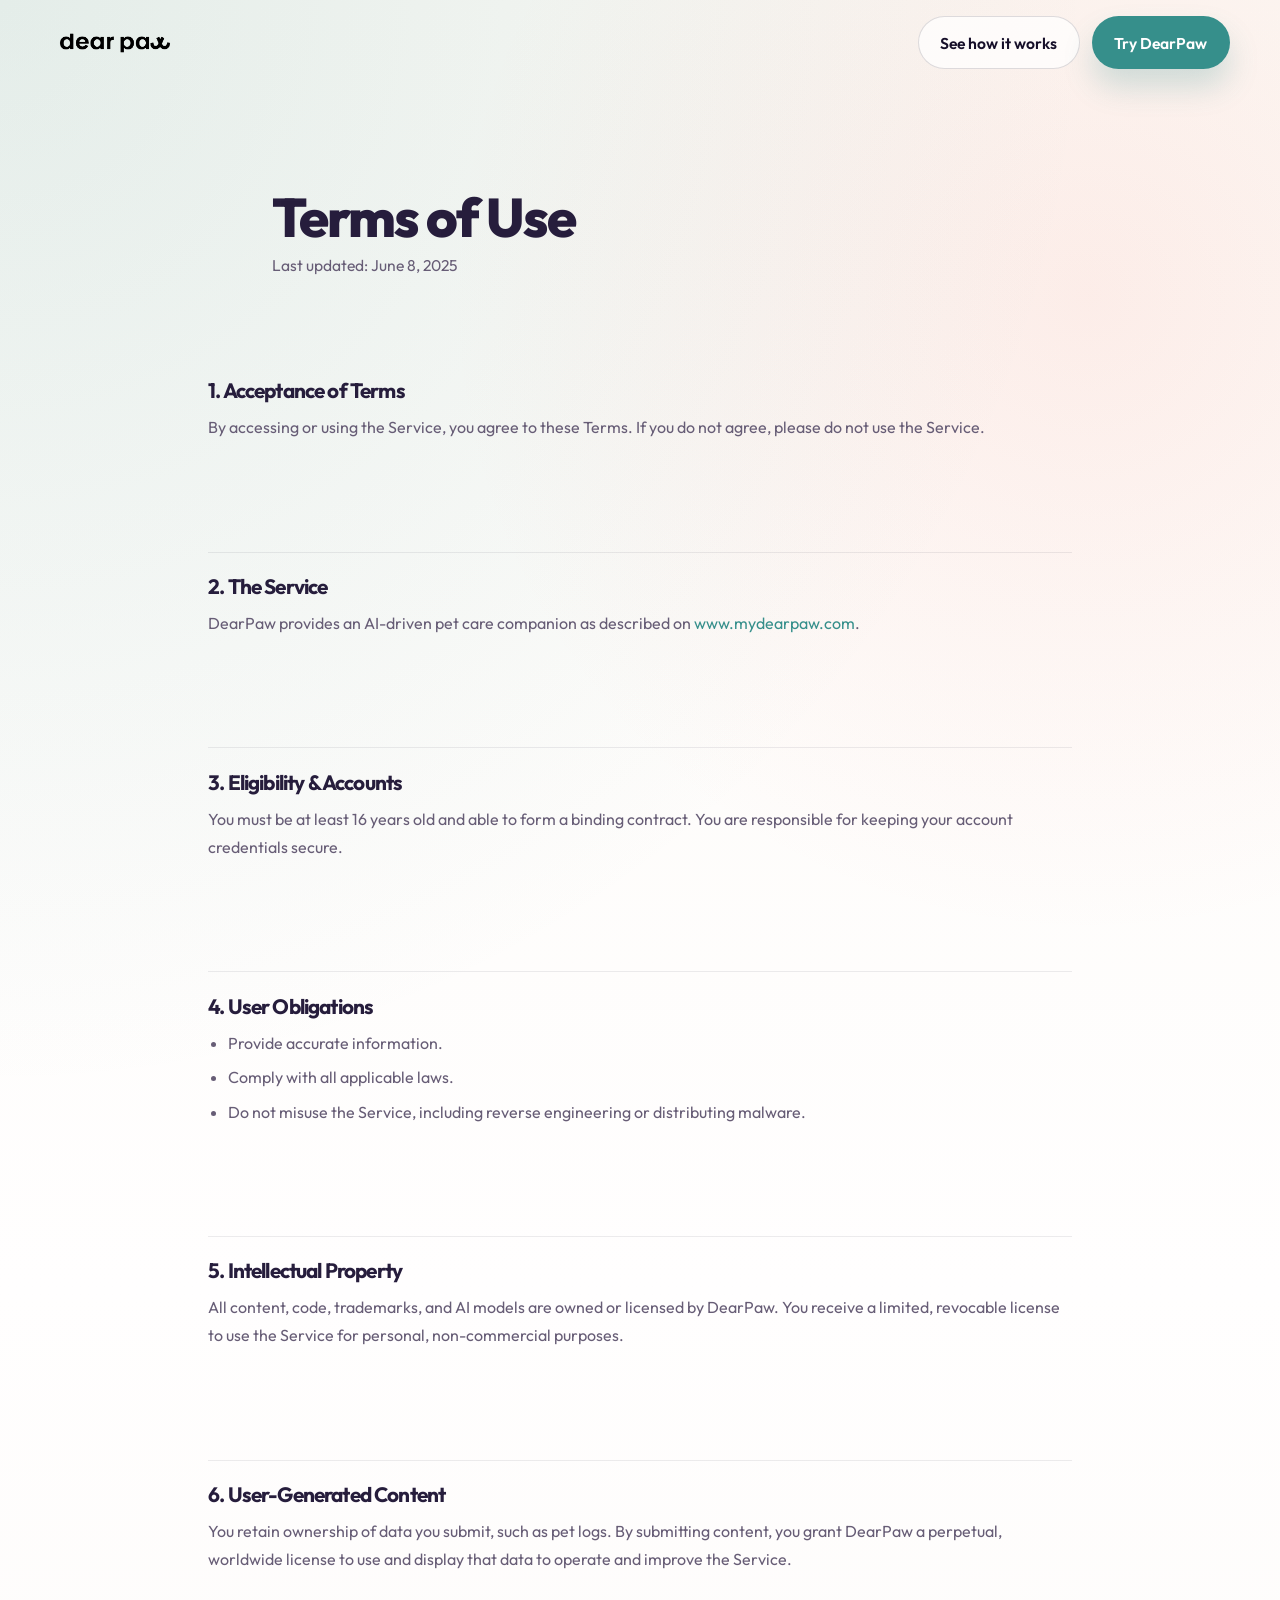
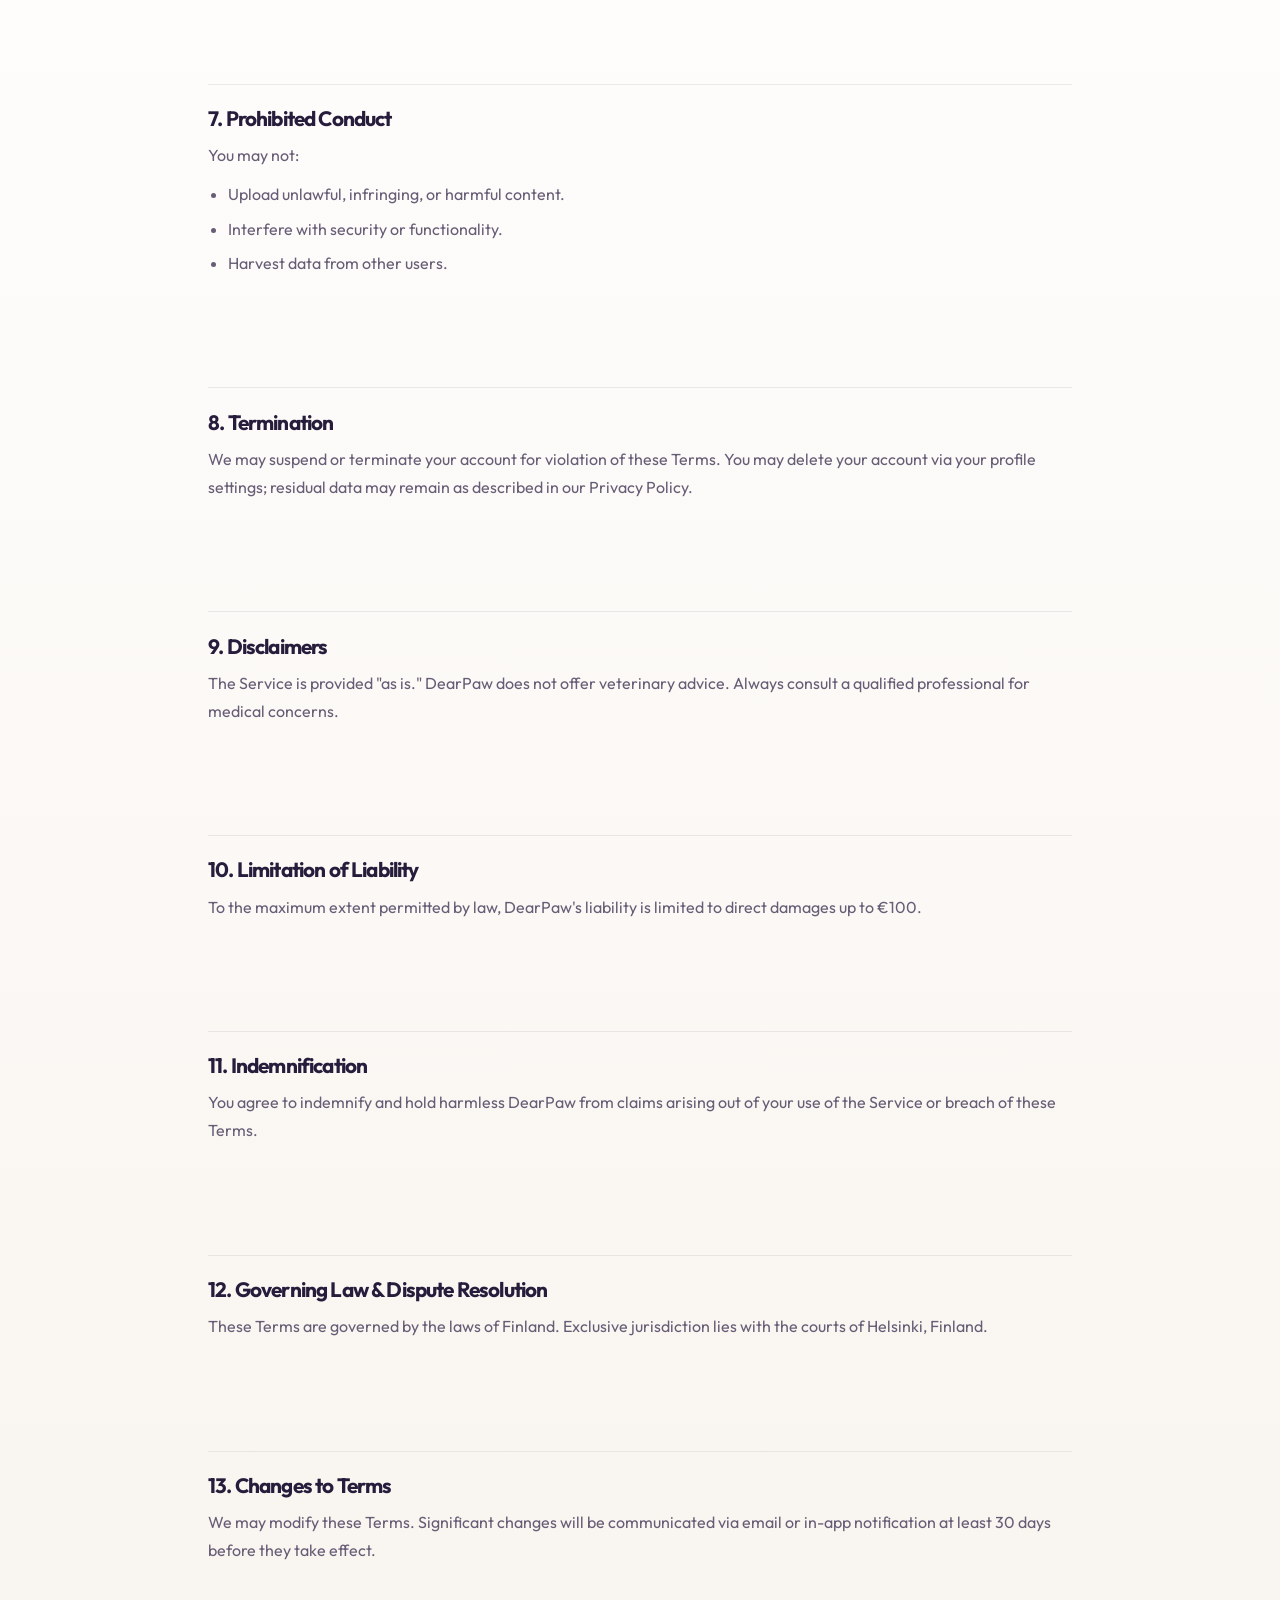
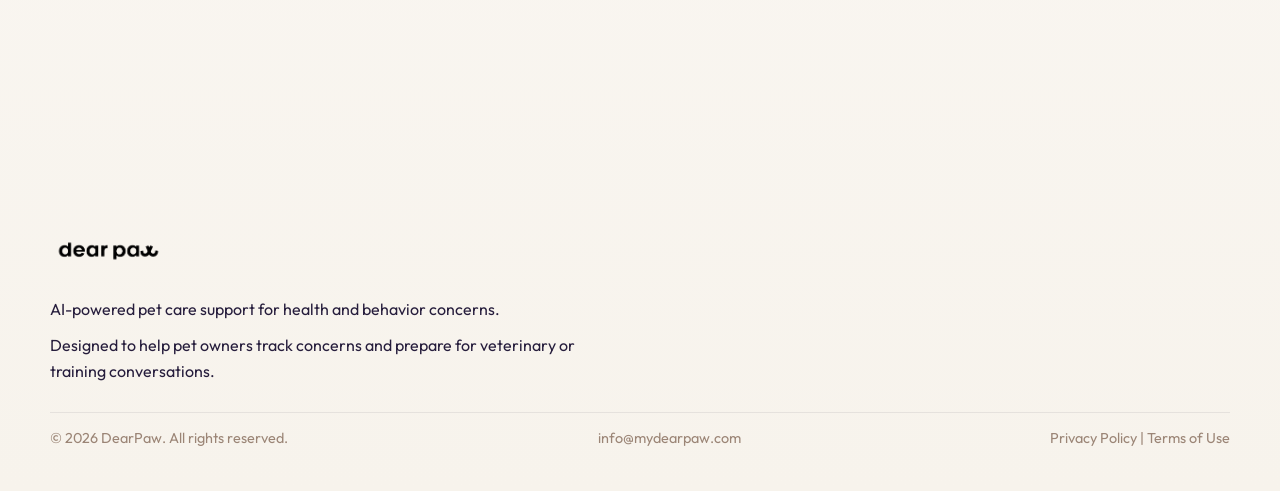
<file: terms-of-use.html>
<!DOCTYPE html>
<html lang="en">
  <head>
    <meta charset="UTF-8" />
    <meta name="viewport" content="width=device-width, initial-scale=1.0" />
    <title>DearPaw | Terms of Use</title>
    <meta
      name="description"
      content="Read the DearPaw terms of use, including account responsibilities, limitations, and legal terms for using the service."
    />
    <link rel="icon" type="image/png" href="assets/images/dearpaw-favicon.png" />
    <link rel="preconnect" href="https://fonts.googleapis.com" />
    <link rel="preconnect" href="https://fonts.gstatic.com" crossorigin />
    <link
      href="https://fonts.googleapis.com/css2?family=Outfit:wght@300;400;500;600;700;800&amp;display=swap"
      rel="stylesheet"
    />
    <link
      rel="stylesheet"
      href="https://cdnjs.cloudflare.com/ajax/libs/font-awesome/6.5.2/css/all.min.css"
      crossorigin="anonymous"
      referrerpolicy="no-referrer"
    />
    <link rel="stylesheet" href="assets/css/style.css" />
  </head>
  <body>
    <header class="site-header">
      <div class="container nav-shell">
        <a class="brand" href="index.html#hero" aria-label="DearPaw home">
          <img src="assets/images/dearpaw-logo-horizontal.png" alt="DearPaw" />
        </a>
        <div class="nav-actions">
          <a class="button button-secondary" href="index.html#how-it-works">See how it works</a>
          <a class="button button-primary" href="index.html#try-form">Try DearPaw</a>
        </div>
      </div>
    </header>

    <main class="policy-page">
      <section class="policy-hero">
        <div class="container">
          <div class="policy-intro">
            <h1>Terms of Use</h1>
            <p>Last updated: June 8, 2025</p>
          </div>
        </div>
      </section>

      <section class="policy-content-section">
        <div class="container">
          <div class="policy-card">
            <section class="policy-section">
              <h2>1. Acceptance of Terms</h2>
              <p>
                By accessing or using the Service, you agree to these Terms. If you do not agree, please do not use the Service.
              </p>
            </section>

            <section class="policy-section">
              <h2>2. The Service</h2>
              <p>
                DearPaw provides an AI-driven pet care companion as described on
                <a href="https://www.mydearpaw.com">www.mydearpaw.com</a>.
              </p>
            </section>

            <section class="policy-section">
              <h2>3. Eligibility &amp; Accounts</h2>
              <p>
                You must be at least 16 years old and able to form a binding contract. You are responsible for keeping your account credentials secure.
              </p>
            </section>

            <section class="policy-section">
              <h2>4. User Obligations</h2>
              <ul class="policy-list">
                <li>Provide accurate information.</li>
                <li>Comply with all applicable laws.</li>
                <li>Do not misuse the Service, including reverse engineering or distributing malware.</li>
              </ul>
            </section>

            <section class="policy-section">
              <h2>5. Intellectual Property</h2>
              <p>
                All content, code, trademarks, and AI models are owned or licensed by DearPaw. You receive a limited, revocable license to use the Service for personal, non-commercial purposes.
              </p>
            </section>

            <section class="policy-section">
              <h2>6. User-Generated Content</h2>
              <p>
                You retain ownership of data you submit, such as pet logs. By submitting content, you grant DearPaw a perpetual, worldwide license to use and display that data to operate and improve the Service.
              </p>
            </section>

            <section class="policy-section">
              <h2>7. Prohibited Conduct</h2>
              <p>You may not:</p>
              <ul class="policy-list">
                <li>Upload unlawful, infringing, or harmful content.</li>
                <li>Interfere with security or functionality.</li>
                <li>Harvest data from other users.</li>
              </ul>
            </section>

            <section class="policy-section">
              <h2>8. Termination</h2>
              <p>
                We may suspend or terminate your account for violation of these Terms. You may delete your account via your profile settings; residual data may remain as described in our Privacy Policy.
              </p>
            </section>

            <section class="policy-section">
              <h2>9. Disclaimers</h2>
              <p>
                The Service is provided "as is." DearPaw does not offer veterinary advice. Always consult a qualified professional for medical concerns.
              </p>
            </section>

            <section class="policy-section">
              <h2>10. Limitation of Liability</h2>
              <p>
                To the maximum extent permitted by law, DearPaw's liability is limited to direct damages up to €100.
              </p>
            </section>

            <section class="policy-section">
              <h2>11. Indemnification</h2>
              <p>
                You agree to indemnify and hold harmless DearPaw from claims arising out of your use of the Service or breach of these Terms.
              </p>
            </section>

            <section class="policy-section">
              <h2>12. Governing Law &amp; Dispute Resolution</h2>
              <p>
                These Terms are governed by the laws of Finland. Exclusive jurisdiction lies with the courts of Helsinki, Finland.
              </p>
            </section>

            <section class="policy-section">
              <h2>13. Changes to Terms</h2>
              <p>
                We may modify these Terms. Significant changes will be communicated via email or in-app notification at least 30 days before they take effect.
              </p>
            </section>
          </div>
        </div>
      </section>
    </main>

    <footer>
      <div class="container footer-shell">
        <div class="footer-brand-row">
          <div class="brand">
            <img src="assets/images/dearpaw-logo-horizontal.png" alt="DearPaw" />
          </div>
        </div>
        <div class="footer-copy">
          <p>AI-powered pet care support for health and behavior concerns.</p>
          <p>Designed to help pet owners track concerns and prepare for veterinary or training conversations.</p>
        </div>
        <div class="footer-meta">
          <span>&copy; 2026 DearPaw. All rights reserved.</span>
          <a href="mailto:info@mydearpaw.com">info@mydearpaw.com</a>
          <span><a href="privacy-policy.html">Privacy Policy</a> | <a href="terms-of-use.html">Terms of Use</a></span>
        </div>
      </div>
    </footer>
  </body>
  </html>
</file>
<file: assets/css/style.css>
:root {
  --teal: #368f8b;
  --navy: #160f29;
  --white: #ffffff;
  --coral: #f87060;
  --beige: #f3dfc1;
  --taupe: #9b8576;
  --mist: #f8f5ef;
  --ink: #261d3c;
  --muted: #675d76;
  --line: rgba(22, 15, 41, 0.1);
  --shadow: 0 28px 70px rgba(22, 15, 41, 0.12);
  --radius-xl: 34px;
  --radius-lg: 24px;
  --radius-md: 18px;
  --container: 1180px;
}

* {
  box-sizing: border-box;
}

html {
  scroll-behavior: smooth;
}

body {
  margin: 0;
  font-family: "Outfit", sans-serif;
  color: var(--ink);
  background:
    radial-gradient(circle at top left, rgba(54, 143, 139, 0.12), transparent 28%),
    radial-gradient(circle at 85% 8%, rgba(248, 112, 96, 0.1), transparent 18%),
    linear-gradient(180deg, #fcfaf6 0%, #fffefe 35%, #f7f3ec 100%);
}

body.modal-open {
  overflow: hidden;
}

body::before {
  content: "";
  position: fixed;
  inset: 0;
  pointer-events: none;
  opacity: 0.18;
  background-image:
    linear-gradient(rgba(255, 255, 255, 0.5) 1px, transparent 1px),
    linear-gradient(90deg, rgba(255, 255, 255, 0.5) 1px, transparent 1px);
  background-size: 40px 40px;
  mask-image: linear-gradient(180deg, rgba(0, 0, 0, 0.2), transparent 80%);
}

img {
  display: block;
  max-width: 100%;
}

a {
  color: inherit;
  text-decoration: none;
}

.container {
  width: min(calc(100% - 2rem), var(--container));
  margin: 0 auto;
}

.site-header {
  position: sticky;
  top: 0;
  z-index: 50;
  background: transparent;
  border-bottom: 1.5px solid transparent;
  box-shadow: none;
  transition:
    background 280ms ease,
    border-color 280ms ease,
    box-shadow 280ms ease;
}

.site-header.scrolled {
  background: #fefcf8;
  border-bottom-color: rgba(243, 223, 193, 0.75);
  box-shadow: 0 2px 18px rgba(22, 15, 41, 0.04);
}

.nav-shell {
  display: flex;
  align-items: center;
  justify-content: space-between;
  gap: 1rem;
  padding: 1rem 0;
}

.brand {
  display: inline-flex;
  align-items: center;
  gap: 0.75rem;
}

.brand img {
  height: 38px;
  width: auto;
}

.nav-actions {
  display: flex;
  align-items: center;
  gap: 0.75rem;
  flex-shrink: 0;
}

.mobile-menu {
  display: none;
  position: relative;
}

.mobile-menu-toggle {
  /* Reset summary defaults */
  appearance: none;
  -webkit-appearance: none;
  list-style: none;
  padding: 0;
  margin: 0;

  width: 36px;
  height: 36px;
  display: grid;
  place-items: center;
  border-radius: 50%;
  border: 1px solid rgba(22, 15, 41, 0.1);
  background: rgba(255, 255, 255, 0.86);
  box-shadow: 0 4px 12px rgba(22, 15, 41, 0.08);
  cursor: pointer;
  flex-shrink: 0;
}

.mobile-menu-toggle::-webkit-details-marker {
  display: none;
}

/* Stack the 3 lines as a flex column so gap is even */
.mobile-menu-toggle .hamburger {
  display: flex;
  flex-direction: column;
  gap: 4px;
}

.mobile-menu-toggle span {
  display: block;
  width: 16px;
  height: 1.5px;
  border-radius: 999px;
  background: var(--navy);
  transition:
    transform 200ms ease,
    opacity 200ms ease;
}

.mobile-menu-toggle span + span {
  margin-top: 0; /* gap handled by flex parent */
}

.mobile-menu[open] .mobile-menu-toggle span:nth-child(1) {
  transform: translateY(5.5px) rotate(45deg);
}

.mobile-menu[open] .mobile-menu-toggle span:nth-child(2) {
  opacity: 0;
  transform: scaleX(0);
}

.mobile-menu[open] .mobile-menu-toggle span:nth-child(3) {
  transform: translateY(-5.5px) rotate(-45deg);
}

.mobile-menu-panel {
  position: absolute;
  top: calc(100% + 0.75rem);
  right: 0;
  width: min(320px, calc(100vw - 2rem));
  padding: 1rem;
  border-radius: 24px;
  background: rgba(255, 255, 255, 0.96);
  border: 1px solid rgba(22, 15, 41, 0.08);
  box-shadow: 0 24px 48px rgba(22, 15, 41, 0.14);
  backdrop-filter: blur(16px);
}

.mobile-menu-actions {
  display: grid;
  gap: 0.65rem;
}

.mobile-menu-actions .button {
  width: 100%;
}

.button {
  display: inline-flex;
  align-items: center;
  justify-content: center;
  gap: 0.7rem;
  padding: 0.98rem 1.35rem;
  border-radius: 999px;
  border: 1px solid transparent;
  font-size: 0.98rem;
  font-weight: 600;
  transition:
    transform 180ms ease,
    box-shadow 180ms ease,
    border-color 180ms ease,
    background-color 180ms ease;
}

.button:hover,
.button:focus-visible {
  transform: translateY(-2px);
}

.button-primary {
  background: var(--teal);
  color: var(--white);
  box-shadow: 0 18px 30px rgba(54, 143, 139, 0.22);
}

.button-primary:hover,
.button-primary:focus-visible {
  box-shadow: 0 24px 36px rgba(54, 143, 139, 0.28);
}

.button-secondary {
  color: var(--navy);
  border-color: rgba(22, 15, 41, 0.14);
  background: rgba(255, 255, 255, 0.72);
}

.button-secondary:hover,
.button-secondary:focus-visible {
  border-color: rgba(54, 143, 139, 0.35);
  background: rgba(255, 255, 255, 0.96);
}

main {
  overflow: hidden;
}

section {
  padding: 5.5rem 0;
}

.hero {
  padding-top: 3rem;
}

.hero-grid {
  display: grid;
  grid-template-columns: minmax(0, 1.02fr) minmax(0, 0.98fr);
  gap: 2.5rem;
  align-items: center;
}

.eyebrow {
  display: inline-flex;
  align-items: center;
  gap: 0.65rem;
  padding: 0.55rem 0.9rem;
  border-radius: 999px;
  background: rgba(54, 143, 139, 0.09);
  color: var(--teal);
  font-size: 0.92rem;
  font-weight: 600;
}

.eyebrow i {
  color: var(--coral);
}

h1,
h2,
h3 {
  margin: 0;
  letter-spacing: -0.04em;
}

h1 {
  font-size: clamp(3rem, 6vw, 5.35rem);
  font-family: "Outfit", sans-serif;
  font-weight: 800;
  line-height: 0.93;
  margin-top: 1.5rem;
}

.hero-copy p {
  margin: 1.1rem 0 0;
  font-size: 1.08rem;
  line-height: 1.75;
  color: var(--muted);
  max-width: 41rem;
}

.support-line {
  color: var(--ink);
  font-weight: 500;
}

.hero-actions {
  display: flex;
  flex-wrap: wrap;
  gap: 0.9rem;
  margin-top: 2rem;
}

.hero-visual {
  position: relative;
  min-height: 660px;
}

.orb,
.blob {
  position: absolute;
  border-radius: 999px;
  filter: blur(4px);
}

.orb-teal {
  right: 8%;
  top: 4%;
  width: 180px;
  height: 180px;
  background: radial-gradient(circle, rgba(54, 143, 139, 0.28), transparent 70%);
}

.orb-coral {
  left: 12%;
  bottom: 12%;
  width: 220px;
  height: 220px;
  background: radial-gradient(circle, rgba(248, 112, 96, 0.2), transparent 72%);
}

.mock-stack {
  position: absolute;
  inset: 0;
}

.glass-card,
.device,
.insight-card,
.scene-card {
  background: rgba(255, 255, 255, 0.88);
  border: 1px solid rgba(255, 255, 255, 0.55);
  box-shadow: var(--shadow);
  backdrop-filter: blur(16px);
}

.device {
  position: absolute;
  border-radius: 38px;
  padding: 1rem;
}

.phone {
  width: min(340px, 62vw);
  top: 3.5rem;
  left: 10%;
}

.tablet {
  width: min(330px, 58vw);
  right: 3%;
  bottom: 2rem;
  border-radius: 30px;
  padding: 1.1rem;
}

.device-top {
  display: flex;
  align-items: center;
  justify-content: space-between;
  gap: 1rem;
  margin-bottom: 1rem;
}

.mini-brand {
  display: inline-flex;
  align-items: center;
  gap: 0.6rem;
  font-size: 0.9rem;
  font-weight: 700;
}

.mini-brand img {
  width: 24px;
  height: 24px;
}

.status-chip {
  display: inline-flex;
  align-items: center;
  gap: 0.4rem;
  padding: 0.4rem 0.65rem;
  border-radius: 999px;
  background: rgba(54, 143, 139, 0.1);
  color: var(--teal);
  font-size: 0.8rem;
  font-weight: 600;
}

.pet-profile {
  display: flex;
  align-items: center;
  justify-content: space-between;
  padding: 1rem;
  border-radius: 24px;
  background: linear-gradient(135deg, rgba(243, 223, 193, 0.6), rgba(255, 255, 255, 0.95));
}

.pet-profile h3 {
  font-size: 1.1rem;
  font-family: "Outfit", sans-serif;
  letter-spacing: -0.03em;
}

.pet-profile p {
  margin: 0.35rem 0 0;
  color: var(--muted);
  font-size: 0.9rem;
}

.avatar-ring {
  width: 54px;
  height: 54px;
  border-radius: 50%;
  display: grid;
  place-items: center;
  background: linear-gradient(135deg, var(--teal), #5ca8a4);
  color: var(--white);
  font-size: 1.3rem;
}

.chat-thread {
  display: grid;
  gap: 0.85rem;
  margin-top: 1rem;
}

.bubble {
  max-width: 88%;
  padding: 0.9rem 1rem;
  border-radius: 18px;
  line-height: 1.55;
  font-size: 0.93rem;
}

.bubble.owner {
  justify-self: end;
  background: rgba(54, 143, 139, 0.14);
  color: var(--ink);
  border-bottom-right-radius: 8px;
}

.bubble.ai {
  background: rgba(22, 15, 41, 0.05);
  border-bottom-left-radius: 8px;
  color: var(--muted);
}

.signal-bar {
  display: flex;
  gap: 0.5rem;
  flex-wrap: wrap;
  margin-top: 1rem;
}

.signal {
  padding: 0.55rem 0.75rem;
  border-radius: 999px;
  background: #fff;
  border: 1px solid rgba(22, 15, 41, 0.07);
  font-size: 0.82rem;
  color: var(--ink);
}

.report-card {
  border-radius: 24px;
  background: linear-gradient(180deg, rgba(22, 15, 41, 0.98), rgba(36, 29, 56, 0.95));
  color: var(--white);
  padding: 1.4rem;
}

.report-card h3 {
  font-size: 1.15rem;
  font-family: "Outfit", sans-serif;
  letter-spacing: -0.03em;
}

.report-meta,
.report-row {
  display: flex;
  align-items: center;
  justify-content: space-between;
  gap: 0.6rem;
}

.report-meta {
  margin-top: 0.8rem;
  color: rgba(255, 255, 255, 0.72);
  font-size: 0.86rem;
}

.timeline {
  display: grid;
  gap: 0.9rem;
  margin-top: 1rem;
}

.timeline-item {
  display: grid;
  grid-template-columns: 44px 1fr;
  gap: 0.85rem;
  align-items: start;
}

.timeline-dot {
  width: 44px;
  height: 44px;
  border-radius: 14px;
  display: grid;
  place-items: center;
  background: rgba(243, 223, 193, 0.16);
  color: var(--beige);
}

.timeline-copy h4 {
  margin: 0;
  font-size: 0.95rem;
}

.timeline-copy p {
  margin: 0.3rem 0 0;
  color: rgba(255, 255, 255, 0.74);
  font-size: 0.88rem;
  line-height: 1.5;
}

.section-heading {
  max-width: 44rem;
  margin-bottom: 2.2rem;
}

.section-heading h2 {
  font-size: clamp(2.2rem, 4vw, 3.6rem);
  font-family: "Outfit", sans-serif;
  font-weight: 800;
  line-height: 0.98;
  margin-top: 1.35rem;
}

.section-heading p {
  margin: 1rem 0 0;
  color: var(--muted);
  line-height: 1.8;
  font-size: 1.02rem;
}

.problem-grid,
.export-grid,
.audience-grid,
.cta-grid {
  display: grid;
  grid-template-columns: minmax(0, 0.95fr) minmax(0, 1.05fr);
  gap: 2rem;
  align-items: center;
}

.scene-card {
  position: relative;
  border-radius: var(--radius-xl);
  padding: 1.4rem;
  overflow: hidden;
}

.scene-card::after {
  content: "";
  position: absolute;
  inset: auto -18% -28% auto;
  width: 240px;
  height: 240px;
  border-radius: 50%;
  background: rgba(54, 143, 139, 0.08);
}

.scene-grid {
  display: grid;
  grid-template-columns: 0.94fr 1.06fr;
  gap: 1rem;
  align-items: center;
}

.pet-portrait {
  position: relative;
  min-height: 320px;
  border-radius: 28px;
  background:
    radial-gradient(circle at 50% 20%, rgba(255, 255, 255, 0.7), transparent 32%),
    linear-gradient(180deg, rgba(243, 223, 193, 0.95), rgba(221, 190, 168, 0.88));
  overflow: hidden;
}

.pet-portrait .fa-dog {
  position: absolute;
  left: 50%;
  top: 53%;
  transform: translate(-50%, -50%);
  font-size: 7rem;
  color: rgba(22, 15, 41, 0.9);
}

.pet-portrait .halo {
  position: absolute;
  inset: 20% 18%;
  border-radius: 50%;
  border: 1px dashed rgba(22, 15, 41, 0.16);
}

.floating-note {
  position: absolute;
  padding: 0.8rem 0.95rem;
  border-radius: 18px;
  background: rgba(255, 255, 255, 0.9);
  box-shadow: 0 14px 30px rgba(22, 15, 41, 0.08);
  font-size: 0.86rem;
  line-height: 1.45;
}

.floating-note strong {
  display: block;
  margin-bottom: 0.3rem;
  color: var(--ink);
}

.note-top {
  top: 1rem;
  left: 1rem;
}

.note-bottom {
  right: 1rem;
  bottom: 1rem;
}

.owner-panel {
  padding: 1.4rem;
  border-radius: 28px;
  background: linear-gradient(180deg, rgba(255, 255, 255, 0.92), rgba(248, 245, 239, 0.92));
  border: 1px solid rgba(22, 15, 41, 0.08);
}

.owner-panel h3 {
  font-family: "Outfit", sans-serif;
  font-size: 1.22rem;
  letter-spacing: -0.03em;
}

.owner-stress {
  display: grid;
  gap: 0.8rem;
  margin-top: 1rem;
}

.stress-row {
  display: flex;
  align-items: center;
  justify-content: space-between;
  gap: 0.8rem;
}

.stress-label {
  display: inline-flex;
  align-items: center;
  gap: 0.7rem;
  color: var(--muted);
}

.stress-meter {
  width: 42%;
  height: 10px;
  border-radius: 999px;
  background: rgba(22, 15, 41, 0.08);
  overflow: hidden;
}

.stress-fill {
  height: 100%;
  border-radius: inherit;
  background: linear-gradient(90deg, var(--teal), var(--coral));
}

/* ── How It Works — alternating step rows ─────────────────────────────────── */

.hiw-steps {
  display: grid;
  gap: 5rem;
  margin-top: 4rem;
}

.hiw-row {
  display: grid;
  grid-template-columns: 1fr 1fr;
  gap: 4rem;
  align-items: center;
}

.hiw-row--flip {
  direction: rtl;
}
.hiw-row--flip > * {
  direction: ltr;
}

/* Step text side */
.hiw-text {
  display: flex;
  flex-direction: column;
  gap: 1rem;
}

.hiw-num {
  font-size: 5rem;
  font-weight: 800;
  line-height: 1;
  letter-spacing: -0.05em;
  color: transparent;
  -webkit-text-stroke: 2px rgba(54, 143, 139, 0.25);
  user-select: none;
}

.hiw-text h3 {
  font-size: 1.75rem;
  font-weight: 700;
  letter-spacing: -0.04em;
  line-height: 1.2;
  margin: 0;
  color: var(--ink);
}

.hiw-text p {
  font-size: 1.05rem;
  line-height: 1.7;
  color: var(--muted);
  margin: 0;
  max-width: 38ch;
}

/* Visual side */
.hiw-visual {
  border-radius: var(--radius-xl);
  overflow: hidden;
}

.hiw-photo {
  width: 100%;
  height: 400px;
  object-fit: cover;
  object-position: center top;
  border-radius: var(--radius-xl);
  display: block;
}

/* ── App mockups ─────────────────────────────────────────────────────────── */

.hiw-mockup {
  background: rgba(255, 255, 255, 0.92);
  border: 1px solid rgba(22, 15, 41, 0.08);
  box-shadow: var(--shadow);
  border-radius: var(--radius-xl);
  padding: 1.75rem;
  display: flex;
  flex-direction: column;
  gap: 1.25rem;
}

/* Shared mock parts */
.mock-header {
  display: flex;
  align-items: center;
  gap: 0.85rem;
}

.mock-avatar {
  font-size: 2rem;
  line-height: 1;
}

.mock-title {
  font-weight: 700;
  font-size: 1rem;
  color: var(--ink);
  letter-spacing: -0.02em;
}

.mock-sub {
  font-size: 0.8rem;
  color: var(--muted);
  margin-top: 0.15rem;
}

.mock-btn {
  background: rgba(22, 15, 41, 0.05);
  border: 1px solid rgba(22, 15, 41, 0.1);
  border-radius: 14px;
  padding: 0.7rem 1.1rem;
  font-family: "Outfit", sans-serif;
  font-size: 0.875rem;
  font-weight: 600;
  color: var(--ink);
  cursor: pointer;
  text-align: center;
  transition: background 0.18s;
}

.mock-btn--teal {
  background: var(--teal);
  color: #fff;
  border-color: var(--teal);
  display: flex;
  align-items: center;
  justify-content: center;
  gap: 0.5rem;
}

/* Log mockup */
.mock-entries {
  list-style: none;
  margin: 0;
  padding: 0;
  display: flex;
  flex-direction: column;
  gap: 0.75rem;
}

.mock-entry {
  display: flex;
  align-items: center;
  gap: 0.85rem;
  padding: 0.75rem 1rem;
  background: var(--mist);
  border-radius: 14px;
}

.mock-dot {
  width: 10px;
  height: 10px;
  border-radius: 50%;
  flex-shrink: 0;
}
.mock-dot--coral { background: var(--coral); }
.mock-dot--amber { background: #f5a623; }
.mock-dot--teal  { background: var(--teal); }

.mock-label {
  font-size: 0.9rem;
  font-weight: 600;
  color: var(--ink);
}

.mock-time {
  font-size: 0.775rem;
  color: var(--muted);
  margin-top: 0.1rem;
}

/* Export mockup */
.mock-doc-header {
  display: flex;
  align-items: center;
  gap: 0.85rem;
}

.mock-doc-icon {
  font-size: 1.5rem;
  color: var(--teal);
  flex-shrink: 0;
}

.mock-badge {
  margin-left: auto;
  background: rgba(54, 143, 139, 0.12);
  color: var(--teal);
  font-size: 0.75rem;
  font-weight: 700;
  padding: 0.3rem 0.75rem;
  border-radius: 99px;
  letter-spacing: 0.03em;
}

.mock-timeline {
  display: flex;
  flex-direction: column;
  gap: 0;
  border-left: 2px solid var(--line);
  padding-left: 1.25rem;
  margin-left: 0.25rem;
}

.mock-tl-row {
  display: flex;
  gap: 0.85rem;
  align-items: baseline;
  padding: 0.55rem 0;
  border-bottom: 1px solid var(--line);
  position: relative;
}

.mock-tl-row::before {
  content: "";
  position: absolute;
  left: -1.4rem;
  top: 50%;
  transform: translateY(-50%);
  width: 8px;
  height: 8px;
  border-radius: 50%;
  background: var(--teal);
  flex-shrink: 0;
}

.mock-tl-day {
  font-size: 0.75rem;
  font-weight: 700;
  color: var(--teal);
  min-width: 3rem;
}

.mock-tl-event {
  font-size: 0.85rem;
  color: var(--ink);
}

/* Insight / chart mockup */
.mock-insight-label {
  font-size: 0.85rem;
  font-weight: 600;
  color: var(--muted);
  letter-spacing: 0.01em;
}

.mock-chart {
  display: flex;
  align-items: flex-end;
  gap: 1rem;
  height: 120px;
  padding: 0 0.5rem;
}

.mock-bar-group {
  flex: 1;
  display: flex;
  flex-direction: column;
  align-items: center;
  gap: 0.4rem;
  height: 100%;
  justify-content: flex-end;
}

.mock-bar {
  width: 100%;
  border-radius: 8px 8px 0 0;
  background: rgba(54, 143, 139, 0.25);
  transition: height 0.4s ease;
}

.mock-bar--peak {
  background: var(--coral);
}

.mock-bar--low {
  background: rgba(54, 143, 139, 0.5);
}

.mock-bar-label {
  font-size: 0.75rem;
  color: var(--muted);
  font-weight: 600;
}

.mock-insight-note {
  display: flex;
  gap: 0.75rem;
  align-items: flex-start;
  background: rgba(248, 112, 96, 0.08);
  border: 1px solid rgba(248, 112, 96, 0.2);
  border-radius: 14px;
  padding: 0.9rem 1rem;
  font-size: 0.875rem;
  line-height: 1.5;
  color: var(--ink);
}

.mock-insight-note i {
  color: var(--coral);
  flex-shrink: 0;
  margin-top: 0.15rem;
}

/* ── Legacy card styles still used elsewhere ──────────────────────────────── */

.concern-card,
.diff-card,
.audience-card,
.trust-card {
  border-radius: 28px;
  padding: 1.4rem;
  background: rgba(255, 255, 255, 0.86);
  border: 1px solid rgba(22, 15, 41, 0.08);
  box-shadow: 0 20px 40px rgba(22, 15, 41, 0.06);
}

.icon-badge {
  width: 46px;
  height: 46px;
  border-radius: 16px;
  display: grid;
  place-items: center;
  background: rgba(248, 112, 96, 0.12);
  color: var(--coral);
}

.diff-card h3,
.audience-card h3,
.trust-card h3 {
  font-family: "Outfit", sans-serif;
  font-size: 1.2rem;
  letter-spacing: -0.03em;
}

.concern-card p,
.diff-card p,
.audience-card p,
.trust-card p,
.comparison p {
  margin: 0;
  line-height: 1.7;
  color: var(--muted);
}

/* ── Breadth — two-column split ───────────────────────────────────────────── */

.breadth-split {
  display: grid;
  grid-template-columns: 1fr 1fr;
  gap: 1.5rem;
  align-items: start;
  margin-top: 3.5rem;
}

/* Column header */
.breadth-col-header {
  display: flex;
  align-items: center;
  gap: 0.6rem;
  font-size: 0.8rem;
  font-weight: 800;
  letter-spacing: 0.1em;
  text-transform: uppercase;
  padding-bottom: 1rem;
  margin-bottom: 1rem;
  border-bottom: 2px solid transparent;
}

.breadth-col-header--health {
  color: var(--teal);
  border-color: rgba(54, 143, 139, 0.3);
}

.breadth-col-header--behavior {
  color: var(--coral);
  border-color: rgba(248, 112, 96, 0.3);
}

/* Concern chips */
.concern-chips {
  list-style: none;
  margin: 0;
  padding: 0;
  display: flex;
  flex-direction: column;
  gap: 0.55rem;
}

.concern-chip {
  display: flex;
  align-items: center;
  gap: 0.75rem;
  padding: 0.8rem 1rem;
  background: rgba(255, 255, 255, 0.85);
  border: 1px solid rgba(22, 15, 41, 0.08);
  border-radius: 14px;
  font-size: 0.925rem;
  font-weight: 500;
  color: var(--ink);
  transition: transform 0.16s, box-shadow 0.16s;
}

.concern-chip:hover {
  transform: translateX(3px);
  box-shadow: 0 6px 20px rgba(22, 15, 41, 0.08);
}

.concern-chip i {
  color: var(--muted);
  font-size: 0.875rem;
  flex-shrink: 0;
}


/* ── Breadth guide — character + speech bubble ───────────────────────────── */

.breadth-guide {
  margin-top: 3.5rem;
  display: flex;
  align-items: flex-end;
  gap: 1.25rem;
}

.breadth-guide-avatar {
  flex-shrink: 0;
  width: 88px;
  height: 88px;
  border-radius: 50%;
  overflow: hidden;
  border: 3px solid #fff;
  box-shadow: 0 8px 28px rgba(22, 15, 41, 0.14);
  position: relative;
  z-index: 1;
}

.breadth-guide-avatar img {
  width: 100%;
  height: 100%;
  object-fit: cover;
  object-position: center top;
}

.breadth-guide-bubble {
  position: relative;
  background: #fff;
  border: 1px solid rgba(22, 15, 41, 0.09);
  border-radius: 20px 20px 20px 4px;
  padding: 1.1rem 1.4rem;
  box-shadow: 0 8px 32px rgba(22, 15, 41, 0.08);
  max-width: 520px;
}

/* Speech bubble tail pointing left toward the avatar */
.breadth-guide-bubble::before {
  content: "";
  position: absolute;
  left: -10px;
  bottom: 18px;
  width: 0;
  height: 0;
  border-top: 8px solid transparent;
  border-bottom: 8px solid rgba(22, 15, 41, 0.09);
  border-right: 10px solid rgba(22, 15, 41, 0.09);
}

.breadth-guide-bubble::after {
  content: "";
  position: absolute;
  left: -8px;
  bottom: 19px;
  width: 0;
  height: 0;
  border-top: 7px solid transparent;
  border-bottom: 7px solid #fff;
  border-right: 9px solid #fff;
}

.breadth-guide-bubble p {
  margin: 0;
  font-size: 0.975rem;
  line-height: 1.65;
  color: var(--ink);
}

/* ── Why DearPaw ──────────────────────────────────────────────────────────── */

.why-layout {
  display: grid;
  grid-template-columns: 260px 1fr;
  gap: 4rem;
  align-items: center;
}

/* Phone frame */
.why-phone {
  display: flex;
  justify-content: center;
}

.why-phone-shell {
  width: 220px;
  background: #1b1728;
  border-radius: 42px;
  padding: 14px 12px 18px;
  box-shadow:
    0 0 0 1px rgba(255,255,255,0.06),
    0 40px 80px rgba(22, 15, 41, 0.35),
    inset 0 1px 0 rgba(255,255,255,0.08);
  position: relative;
}

.why-phone-notch {
  width: 72px;
  height: 26px;
  background: #1b1728;
  border-radius: 0 0 18px 18px;
  margin: 0 auto 8px;
  position: relative;
  z-index: 2;
}

.why-phone-notch::after {
  content: "";
  position: absolute;
  left: 50%;
  top: 50%;
  transform: translate(-50%, -50%);
  width: 10px;
  height: 10px;
  border-radius: 50%;
  background: rgba(255,255,255,0.12);
}

.why-phone-screen {
  border-radius: 28px;
  overflow: hidden;
  background: #fff;
}

.why-phone-screen img {
  display: block;
  width: 100%;
  height: auto;
}

/* Comparison table */
.diff-table {
  display: grid;
  grid-template-columns: 1fr 1fr;
  border-radius: 24px;
  overflow: hidden;
  border: 1px solid rgba(22, 15, 41, 0.08);
  box-shadow: 0 16px 48px rgba(22, 15, 41, 0.07);
  margin-top: 2rem;
}

.diff-col {
  padding: 1.5rem;
}

.diff-col--before {
  background: rgba(22, 15, 41, 0.03);
  border-right: 1px solid rgba(22, 15, 41, 0.08);
}

.diff-col--after {
  background: rgba(54, 143, 139, 0.05);
}

.diff-col-label {
  font-size: 0.75rem;
  font-weight: 800;
  letter-spacing: 0.1em;
  text-transform: uppercase;
  margin-bottom: 1.25rem;
  padding-bottom: 0.75rem;
  border-bottom: 1px solid rgba(22, 15, 41, 0.08);
}

.diff-col--before .diff-col-label {
  color: var(--muted);
}

.diff-col--after .diff-col-label {
  color: var(--teal);
}

.diff-list {
  list-style: none;
  margin: 0;
  padding: 0;
  display: flex;
  flex-direction: column;
  gap: 0.85rem;
}

.diff-list li {
  display: flex;
  align-items: flex-start;
  gap: 0.6rem;
  font-size: 0.925rem;
  line-height: 1.5;
}

.diff-list li::before {
  flex-shrink: 0;
  margin-top: 0.1em;
  font-size: 0.85rem;
  font-weight: 700;
}

.diff-col--before .diff-list li {
  color: var(--muted);
  text-decoration: none;
}

.diff-col--before .diff-list li::before {
  content: "✕";
  color: rgba(22, 15, 41, 0.25);
}

.diff-col--after .diff-list li {
  color: var(--ink);
  font-weight: 500;
}

.diff-col--after .diff-list li::before {
  content: "✓";
  color: var(--teal);
  font-weight: 800;
}

.audience-visual {
  border-radius: 32px;
  overflow: hidden;
  box-shadow: var(--shadow);
  line-height: 0;
}

.audience-photo {
  width: 100%;
  height: 100%;
  object-fit: cover;
  display: block;
  border-radius: 32px;
}

.pet-switcher {
  display: flex;
  gap: 0.8rem;
  flex-wrap: wrap;
  margin-bottom: 1rem;
}

.pet-chip {
  display: inline-flex;
  align-items: center;
  gap: 0.55rem;
  padding: 0.85rem 1rem;
  border-radius: 18px;
  background: rgba(243, 223, 193, 0.5);
  border: 1px solid rgba(22, 15, 41, 0.08);
  font-weight: 600;
}

.pet-chip.active {
  background: rgba(54, 143, 139, 0.12);
  color: var(--teal);
}

.history-board {
  display: grid;
  grid-template-columns: repeat(3, minmax(0, 1fr));
  gap: 0.9rem;
}

.history-column {
  border-radius: 22px;
  background: #f8f5ef;
  padding: 1rem;
  border: 1px solid rgba(22, 15, 41, 0.07);
}

.history-column h3 {
  font-family: "Outfit", sans-serif;
  font-size: 0.95rem;
  margin-bottom: 0.7rem;
}

.history-event {
  padding: 0.75rem;
  border-radius: 16px;
  background: rgba(255, 255, 255, 0.88);
  border: 1px solid rgba(22, 15, 41, 0.05);
  margin-top: 0.65rem;
  font-size: 0.9rem;
  color: var(--muted);
}

.audience-list {
  display: grid;
  gap: 1rem;
}

.export-panel {
  border-radius: 32px;
  background: rgba(255, 255, 255, 0.88);
  border: 1px solid rgba(22, 15, 41, 0.08);
  padding: 1.35rem;
  box-shadow: var(--shadow);
}

.export-top {
  display: flex;
  align-items: center;
  justify-content: space-between;
  gap: 1rem;
  margin-bottom: 1rem;
}

.export-top h3 {
  font-family: "Outfit", sans-serif;
  font-size: 1.18rem;
}

.export-preview-frame {
  overflow: hidden;
  border-radius: 24px;
  border: 1px solid rgba(22, 15, 41, 0.08);
  background: linear-gradient(180deg, rgba(255, 255, 255, 1), rgba(248, 245, 239, 1));
  box-shadow: 0 16px 30px rgba(22, 15, 41, 0.05);
}

.export-preview-frame img {
  display: block;
  width: 100%;
  height: auto;
}

.appointment-track {
  display: grid;
  gap: 0.85rem;
  margin-top: 1rem;
}

.appointment-step {
  display: flex;
  align-items: center;
  gap: 0.9rem;
  padding: 0.85rem 1rem;
  border-radius: 18px;
  background: rgba(54, 143, 139, 0.07);
  color: var(--ink);
}

.appointment-step i {
  color: var(--teal);
}

.trust-shell {
  border-radius: 36px;
  background: #160f29;
  color: var(--white);
  padding: 2rem;
}

.trust-shell .section-heading p {
  color: rgba(255, 255, 255, 0.78);
}

.trust-grid {
  display: grid;
  grid-template-columns: repeat(3, minmax(0, 1fr));
  gap: 1rem;
}

.trust-card {
  background: rgba(255, 255, 255, 0.06);
  border-color: rgba(255, 255, 255, 0.1);
  box-shadow: none;
}

.trust-card p {
  color: rgba(255, 255, 255, 0.78);
}

.trust-card .icon-badge {
  background: rgba(243, 223, 193, 0.16);
  color: var(--beige);
}

.cta-panel {
  position: relative;
  overflow: hidden;
  border-radius: 38px;
  background:
    radial-gradient(circle at top right, rgba(243, 223, 193, 0.55), transparent 28%),
    linear-gradient(135deg, rgba(255, 255, 255, 0.96), rgba(248, 245, 239, 0.92));
  border: 1px solid rgba(22, 15, 41, 0.08);
  box-shadow: var(--shadow);
  padding: 2rem;
}

.cta-panel::before {
  content: "";
  position: absolute;
  inset: auto auto -120px -40px;
  width: 280px;
  height: 280px;
  background: rgba(54, 143, 139, 0.08);
  border-radius: 50%;
  pointer-events: none;
  z-index: 0;
}

.cta-panel > * {
  position: relative;
  z-index: 1;
}

.cta-visual {
  position: relative;
  display: grid;
  gap: 1rem;
}

.final-device {
  border-radius: 30px;
  padding: 1rem;
  background: linear-gradient(180deg, rgba(22, 15, 41, 1), rgba(36, 29, 56, 0.96));
  color: var(--white);
  box-shadow: 0 30px 50px rgba(22, 15, 41, 0.2);
}

.stats-band {
  display: grid;
  grid-template-columns: repeat(3, minmax(0, 1fr));
  gap: 0.75rem;
  margin-top: 1rem;
}

.stat-tile {
  padding: 0.9rem;
  border-radius: 18px;
  background: rgba(255, 255, 255, 0.07);
}

.stat-tile strong {
  display: block;
  font-size: 1.35rem;
  color: var(--taupe);
}

footer {
  padding: 2rem 0 2.8rem;
  color: var(--muted);
}

.footer-shell {
  display: grid;
  gap: 1.35rem;
  padding-top: 1.85rem;
}

.footer-top {
  display: flex;
  align-items: flex-start;
  justify-content: space-between;
  gap: 1.5rem;
}

.footer-brand-block {
  display: grid;
  gap: 0.8rem;
}

.footer-brand-row {
  display: block;
  padding-bottom: 0.2rem;
}

.footer-shell img {
  height: 34px;
  width: auto;
}

.footer-copy {
  display: grid;
  gap: 0.55rem;
  max-width: 36rem;
  color: var(--ink);
}

.footer-copy p {
  margin: 0;
  line-height: 1.65;
}

.footer-top-link {
  display: inline-flex;
  align-items: center;
  gap: 0.55rem;
  padding: 0.8rem 1rem;
  border-radius: 999px;
  border: 1px solid rgba(22, 15, 41, 0.12);
  background: rgba(255, 255, 255, 0.72);
  color: var(--muted);
  font-size: 0.94rem;
  font-weight: 600;
  white-space: nowrap;
  transition:
    transform 180ms ease,
    border-color 180ms ease,
    color 180ms ease,
    background-color 180ms ease;
}

.footer-top-link:hover,
.footer-top-link:focus-visible {
  transform: translateY(-2px);
  color: var(--teal);
  border-color: rgba(54, 143, 139, 0.35);
  background: rgba(255, 255, 255, 0.94);
}

.footer-meta {
  display: flex;
  align-items: center;
  justify-content: space-between;
  gap: 1rem;
  flex-wrap: wrap;
  margin-top: 0.35rem;
  padding-top: 1rem;
  border-top: 1px solid rgba(22, 15, 41, 0.08);
  font-size: 0.9rem;
  color: var(--taupe);
}

.footer-meta a:hover,
.footer-meta a:focus-visible {
  color: var(--teal);
}

.policy-page {
  padding-top: 5.5rem;
  padding-bottom: 2rem;
}

.policy-hero {
  padding: 1rem 0 0.5rem;
}

.policy-intro {
  max-width: 46rem;
  margin: 0 auto;
  text-align: left;
}

.policy-intro h1 {
  margin-top: 0;
  font-size: clamp(2.3rem, 5vw, 3.4rem);
  line-height: 1;
}

.policy-intro p {
  margin: 0.65rem 0 0;
  color: var(--muted);
  font-size: 0.98rem;
}

.policy-content-section {
  padding-top: 0.5rem;
}

.policy-card {
  max-width: 54rem;
  margin: 0 auto;
  padding: 0;
  border-radius: 0;
  background: transparent;
  border: 0;
  box-shadow: none;
}

.policy-section + .policy-section {
  margin-top: 1.4rem;
  padding-top: 1.4rem;
  border-top: 1px solid rgba(22, 15, 41, 0.08);
}

.policy-section h2 {
  font-family: "Outfit", sans-serif;
  font-size: 1.3rem;
  font-weight: 700;
  line-height: 1.1;
}

.policy-section p,
.policy-section li,
.policy-table {
  color: var(--muted);
  line-height: 1.75;
}

.policy-section p {
  margin: 0.7rem 0 0;
}

.policy-section a {
  color: var(--teal);
}

.policy-section a:hover,
.policy-section a:focus-visible {
  text-decoration: underline;
}

.policy-note {
  font-style: italic;
}

.policy-stack {
  display: grid;
  gap: 0.65rem;
  margin-top: 0.9rem;
}

.policy-stack p {
  margin: 0;
}

.policy-list {
  margin: 0.7rem 0 0;
  padding-left: 1.25rem;
}

.policy-list li + li {
  margin-top: 0.4rem;
}

.policy-table-wrap {
  margin-top: 0.75rem;
  overflow-x: auto;
}

.policy-table {
  width: 100%;
  border-collapse: collapse;
  min-width: 720px;
  background: #fff;
}

.policy-table th,
.policy-table td {
  padding: 0.95rem 1rem;
  border: 1px solid rgba(22, 15, 41, 0.1);
  text-align: left;
  vertical-align: top;
}

.policy-table th {
  color: var(--ink);
  background: rgba(243, 223, 193, 0.35);
  font-weight: 700;
}

.form-modal {
  position: fixed;
  inset: 0;
  z-index: 120;
  display: grid;
  place-items: center;
  padding: 1rem;
}

.form-modal[hidden] {
  display: none;
}

.form-modal-backdrop {
  position: absolute;
  inset: 0;
  background: rgba(22, 15, 41, 0.56);
  backdrop-filter: blur(8px);
}

.form-modal-dialog {
  position: relative;
  width: min(920px, 100%);
  max-height: calc(100vh - 2rem);
  border-radius: 28px;
  background: #fff;
  border: 1px solid rgba(22, 15, 41, 0.08);
  box-shadow: 0 30px 80px rgba(22, 15, 41, 0.28);
  overflow: hidden;
}

.form-modal-toolbar {
  display: flex;
  justify-content: flex-end;
  padding: 0.9rem 0.9rem 0;
  background: #fff;
}

.form-modal-close {
  width: 40px;
  height: 40px;
  display: grid;
  place-items: center;
  flex-shrink: 0;
  border: 0;
  border-radius: 12px;
  background: rgba(22, 15, 41, 0.06);
  color: var(--navy);
  cursor: pointer;
}

.form-modal-close:hover,
.form-modal-close:focus-visible {
  background: rgba(54, 143, 139, 0.12);
  color: var(--teal);
}

.form-modal-frame {
  padding: 0.9rem 0.9rem 0.9rem;
  background: #fff;
}

.form-modal-frame iframe {
  display: block;
  width: 100%;
  min-height: min(72vh, 700px);
  border: 1px solid rgba(22, 15, 41, 0.12) !important;
  border-radius: 20px;
}

.reveal {
  opacity: 0;
  transform: translateY(26px);
  animation: reveal 800ms cubic-bezier(0.2, 1, 0.2, 1) forwards;
}

.delay-1 {
  animation-delay: 90ms;
}

.delay-2 {
  animation-delay: 180ms;
}

.delay-3 {
  animation-delay: 270ms;
}

.delay-4 {
  animation-delay: 360ms;
}

@keyframes reveal {
  to {
    opacity: 1;
    transform: translateY(0);
  }
}

@media (max-width: 1100px) {
  .nav-shell {
    gap: 0.85rem;
  }

  .brand img {
    height: 34px;
  }

  .nav-actions {
    gap: 0.65rem;
  }

  .nav-actions .button {
    padding: 0.86rem 1.1rem;
    font-size: 0.92rem;
  }

  .hero-grid,
  .problem-grid,
  .audience-grid,
  .export-grid,
  .cta-grid {
    grid-template-columns: 1fr;
  }

  .why-layout {
    grid-template-columns: 1fr;
    gap: 2.5rem;
  }

  .why-phone {
    order: -1;
  }

  .why-phone-shell {
    width: 180px;
  }

  .diff-table {
    grid-template-columns: 1fr;
  }

  .diff-col--before {
    border-right: none;
    border-bottom: 1px solid rgba(22, 15, 41, 0.08);
  }

  .flow-grid,
  .trust-grid,
  .history-board {
    grid-template-columns: repeat(2, minmax(0, 1fr));
  }

  .breadth-split {
    grid-template-columns: 1fr;
    gap: 2rem;
  }

  .hiw-row {
    grid-template-columns: 1fr;
    gap: 2rem;
  }

  .hiw-row--flip {
    direction: ltr;
  }

  .hiw-num {
    font-size: 3.5rem;
  }

  .hiw-photo {
    height: 280px;
  }

  .hero-visual {
    min-height: 740px;
  }

  .phone {
    left: 4%;
  }

  .tablet {
    right: 6%;
  }
}

@media (max-width: 920px) {
  .site-header.scrolled {
    background: #fefcf8;
  }

  .nav-shell {
    display: grid;
    grid-template-columns: 1fr auto;
    align-items: center;
    gap: 0.9rem 1rem;
    padding: 0.9rem 0;
  }

  .brand {
    min-width: 0;
  }

  .brand img {
    height: 32px;
  }

  .nav-actions .button {
    padding: 0.82rem 1rem;
    font-size: 0.9rem;
    gap: 0.55rem;
  }

}

@media (max-width: 760px) {
  .site-header.scrolled {
    background: #fefcf8;
  }

  section {
    padding: 4rem 0;
  }

  .hero {
    padding-top: 2rem;
  }

  .hero-visual {
    min-height: auto;
  }

  .problem-grid {
    display: block;
  }

  .problem-grid > .section-heading {
    margin-bottom: 1.5rem;
  }

  .problem-grid > .scene-card {
    width: 100%;
    clear: both;
  }

  .phone {
    position: relative;
    top: auto;
    left: auto;
    width: 100%;
    max-width: 340px;
    margin: 0 auto;
  }

  .tablet {
    position: relative;
    right: auto;
    bottom: auto;
    width: 100%;
    max-width: 340px;
    margin: 1rem auto 0;
  }

  .mock-stack {
    position: relative;
    inset: auto;
    display: grid;
    align-content: start;
    gap: 1rem;
  }

  .flow-grid,
  .trust-grid,
  .history-board,
  .scene-grid {
    grid-template-columns: 1fr;
  }

  .hiw-steps {
    gap: 3rem;
  }

  .hiw-num {
    font-size: 3rem;
  }

  .nav-shell {
    grid-template-columns: 1fr auto;
    align-items: center;
  }

  .brand {
    justify-self: start;
  }

  .brand img {
    height: 30px;
  }

  .nav-actions {
    display: none;
  }

  .mobile-menu {
    display: block;
  }

  .hero-actions {
    width: 100%;
  }

  .stats-band {
    grid-template-columns: 1fr;
  }

  .footer-meta {
    flex-direction: column;
    align-items: flex-start;
  }

  .footer-top {
    flex-direction: column;
    align-items: flex-start;
  }

  .policy-page {
    padding-top: 5rem;
  }

  .policy-card {
    padding: 0;
  }

  .policy-section + .policy-section {
    margin-top: 1.2rem;
    padding-top: 1.2rem;
  }

  .form-modal {
    padding: 0.75rem;
  }

  .form-modal-dialog {
    max-height: calc(100vh - 1.5rem);
    border-radius: 22px;
  }

  .form-modal-frame {
    padding: 0.75rem 0.75rem 0.75rem;
  }

  .form-modal-frame iframe {
    min-height: calc(100vh - 96px);
    border-radius: 16px;
  }

  .pet-portrait {
    min-height: 260px;
  }

  .pet-portrait .fa-dog {
    font-size: 5.5rem;
  }
}

@media (max-width: 560px) {
  .mobile-menu-panel {
    width: min(300px, calc(100vw - 2rem));
  }

  .form-modal-close {
    width: 36px;
    height: 36px;
  }
}
</file>
